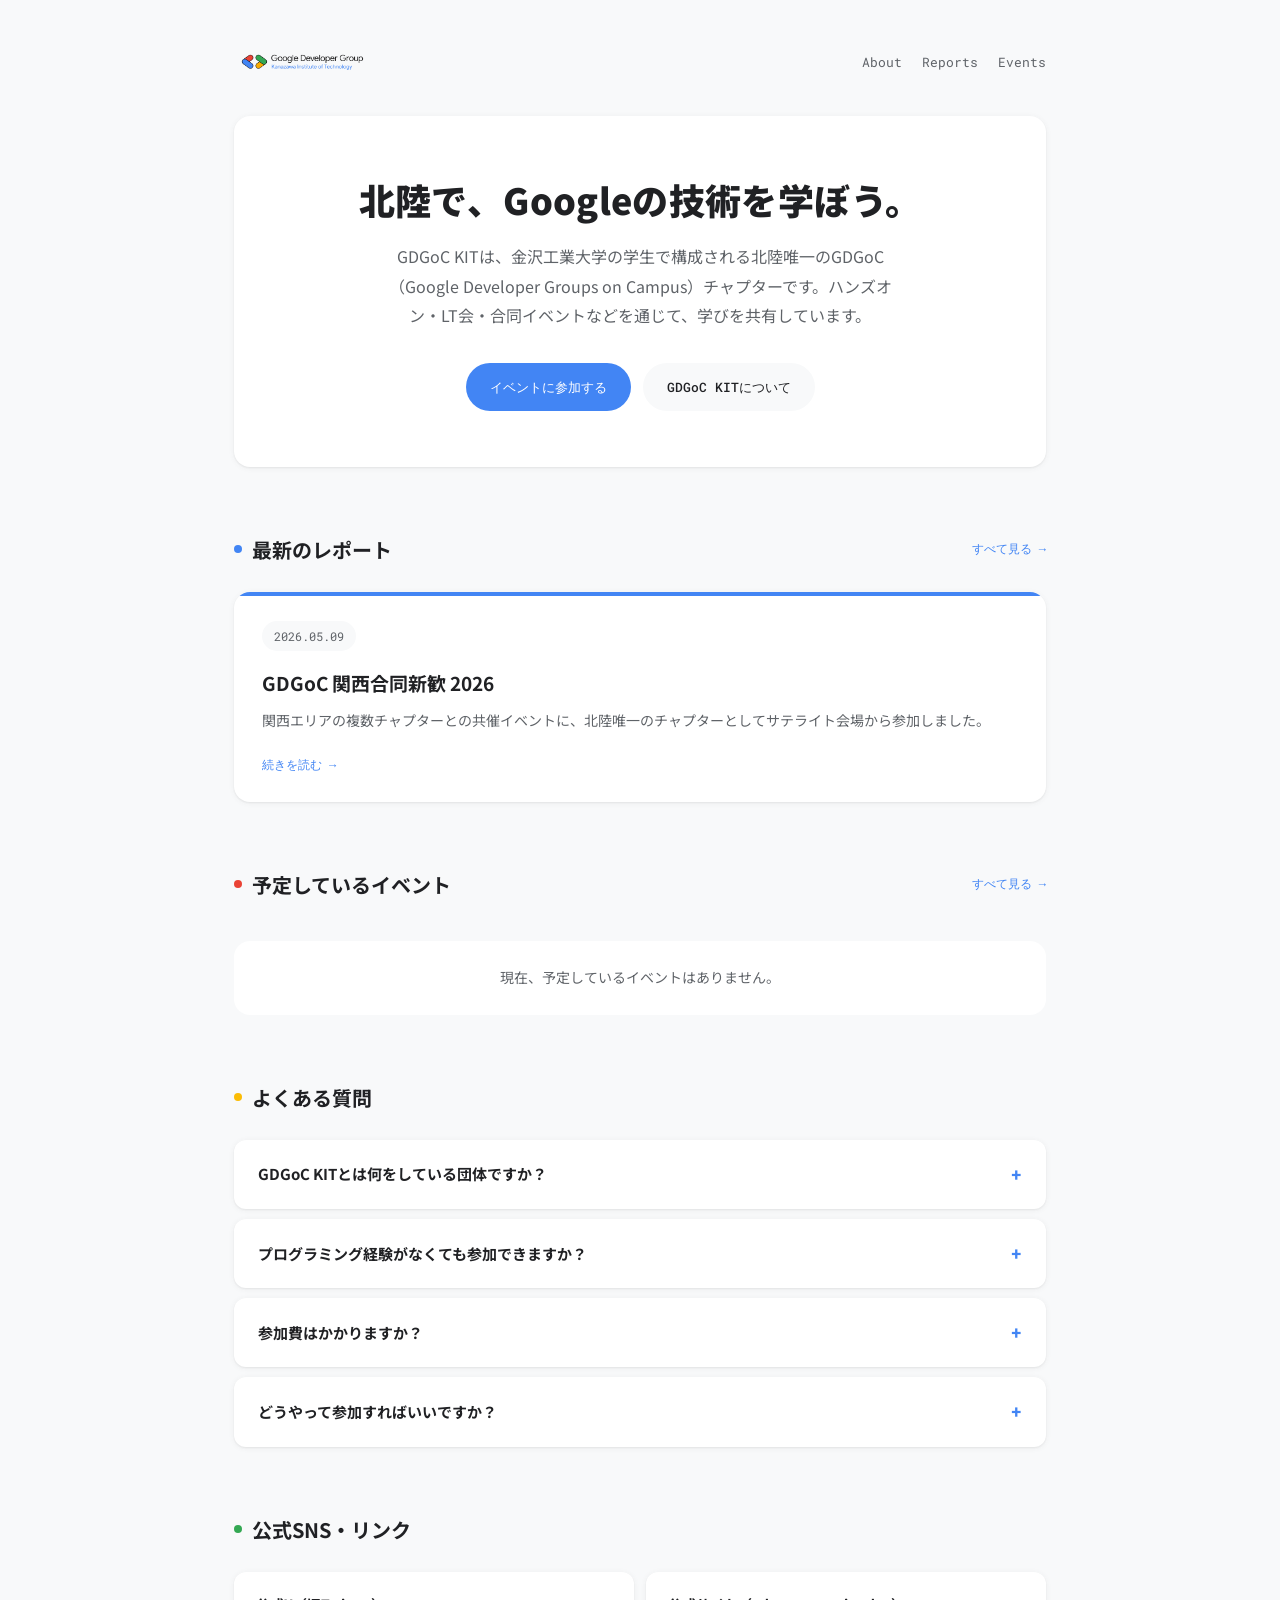
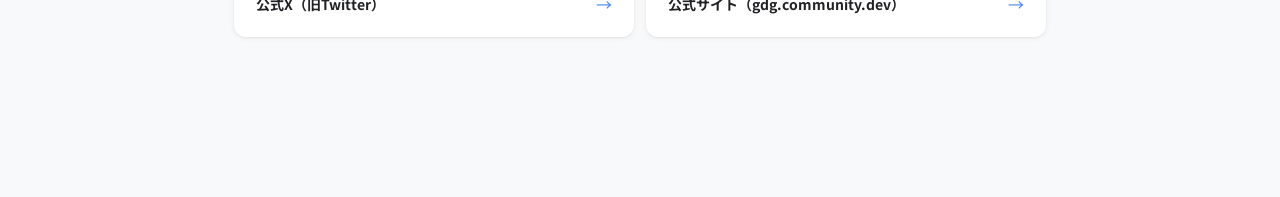
<file: index.html>
<!DOCTYPE html>
<html lang="ja">

<head>
    <meta charset="UTF-8">
    <meta name="viewport" content="width=device-width, initial-scale=1.0">
    <title>GDGoC KIT</title>

    <meta name="description"
        content="GDGoC KITは、金沢工業大学の学生で構成される北陸唯一のGDGoC（Google Developer Groups on Campus）チャプターです。イベントレポートや参加案内をまとめています。">
    <meta name="keywords" content="GDGoC KIT, GDG on Campus, 金沢工業大学, 学生コミュニティ, イベント">

    <meta property="og:type" content="website">
    <meta property="og:locale" content="ja_JP">
    <meta property="og:site_name" content="GDGoC KIT">
    <meta property="og:title" content="GDGoC KIT">
    <meta property="og:description"
        content="GDGoC KITは、金沢工業大学の学生で構成される北陸唯一のGDGoC（Google Developer Groups on Campus）チャプターです。">
    <meta property="og:url" content="https://kit-gdgoc.github.io/">

    <meta name="twitter:card" content="summary_large_image">
    <meta name="twitter:site" content="@kit_gdsc">

    <!--
  ============================================================
  トップページ（index.html）
  ============================================================
  最新レポート・予定イベントは assets/data/reports.json と
  assets/data/events.json から自動でプレビュー表示される。
  このHTMLを直接編集する必要はない。

  FAQ・公式リンクの内容だけ、下の "EDIT: ..." を
    実際の内容に書き換える。

    スタイルは base.css / report-list.css / event-list.css / top.css
    を読み込んでいる（レポート・イベントカードのスタイルを再利用しているため）。
    ============================================================
    -->

    <link rel="preconnect" href="https://fonts.googleapis.com">
    <link
        href="https://fonts.googleapis.com/css2?family=Manrope:wght@500;700;800&family=Noto+Sans+JP:wght@400;500;700;900&family=Roboto+Mono:wght@400;500&display=swap"
        rel="stylesheet">
    <link rel="stylesheet" href="assets/css/base.css">
    <link rel="stylesheet" href="assets/css/report-list.css">
    <link rel="stylesheet" href="assets/css/event-list.css">
    <link rel="stylesheet" href="assets/css/top.css">
</head>

<body>
    <div class="wrap">

        <div class="chapter-bar">
            <img class="logo" src="assets/images/branding/logo.png" alt="GDGoC KIT">
            <nav class="site-nav">
                <a href="about/index.html">About</a>
                <a href="report/index.html">Reports</a>
                <a href="event/index.html">Events</a>
            </nav>
        </div>

        <header class="hero">
            <h1>北陸で、Googleの技術を学ぼう。</h1>
            <p class="lead">
                GDGoC KITは、金沢工業大学の学生で構成される北陸唯一のGDGoC（Google Developer Groups on
                Campus）チャプターです。ハンズオン・LT会・合同イベントなどを通じて、学びを共有しています。
            </p>
            <div class="hero-cta">
                <!-- EDIT: 実際の申し込み先（connpassグループページやDiscordなど）に差し替える -->
                <a class="primary" href="https://connpass.com/" target="_blank" rel="noopener">イベントに参加する</a>
                <a class="secondary" href="about/index.html">GDGoC KITについて</a>
            </div>
        </header>

        <!-- ================= 最新レポート ================= -->
        <section class="top-section">
            <div class="section-head">
                <h2>最新のレポート</h2>
                <a class="more" href="report/index.html">すべて見る →</a>
            </div>
            <ul class="report-list" id="top-report-list"></ul>
            <p id="top-report-empty" class="top-list-empty" hidden>まだレポートがありません。</p>
        </section>

        <!-- ================= 予定イベント ================= -->
        <section class="top-section">
            <div class="section-head">
                <h2>予定しているイベント</h2>
                <a class="more" href="event/index.html">すべて見る →</a>
            </div>
            <ul class="event-list" id="top-event-list"></ul>
            <p id="top-event-empty" class="top-list-empty" hidden>現在、予定しているイベントはありません。</p>
        </section>

        <!-- ================= FAQ ================= -->
        <section class="top-section">
            <div class="section-head">
                <h2>よくある質問</h2>
            </div>
            <div class="faq-list">
                <!-- EDIT: 実際の内容に差し替える。details/summaryなのでJS不要で開閉する -->
                <details class="faq-item">
                    <summary>GDGoC KITとは何をしている団体ですか？</summary>
                    <p>Googleの技術に興味がある金沢工業大学の学生が集まり、ハンズオンやLT会、他大学との合同イベントなどを開催しているコミュニティです。詳しくは「About」ページをご覧ください。</p>
                </details>
                <details class="faq-item">
                    <summary>プログラミング経験がなくても参加できますか？</summary>
                    <p>問題ありません。初心者向けのハンズオンやLT会も定期的に開催しています。</p>
                </details>
                <details class="faq-item">
                    <summary>参加費はかかりますか？</summary>
                    <p><!-- EDIT: 実際の情報に差し替える -->基本的に無料です。イベントによって異なる場合があるので、各イベントの案内ページをご確認ください。</p>
                </details>
                <details class="faq-item">
                    <summary>どうやって参加すればいいですか？</summary>
                    <p><!-- EDIT: 実際の情報に差し替える -->各イベントのconnpassページから申し込むか、公式Xをフォローして最新情報をチェックしてください。</p>
                </details>
            </div>
        </section>

        <!-- ================= 公式SNS・リンク ================= -->
        <section class="top-section">
            <div class="section-head">
                <h2>公式SNS・リンク</h2>
            </div>
            <div class="link-grid">
                <a href="https://x.com/kit_gdsc" target="_blank" rel="noopener">
                    <span class="ll-label">公式X（旧Twitter）</span>
                    <span class="ll-arrow">→</span>
                </a>
                <a href="https://gdg.community.dev/gdg-on-campus-kanazawa-institute-of-technology-ishikawa-japan/"
                    target="_blank" rel="noopener">
                    <span class="ll-label">公式サイト（gdg.community.dev）</span>
                    <span class="ll-arrow">→</span>
                </a>
                <!-- EDIT: Discordなど他のリンクがあれば追加する -->
            </div>
        </section>

    </div>

    <script src="assets/js/top.js"></script>
</body>

</html>
</file>
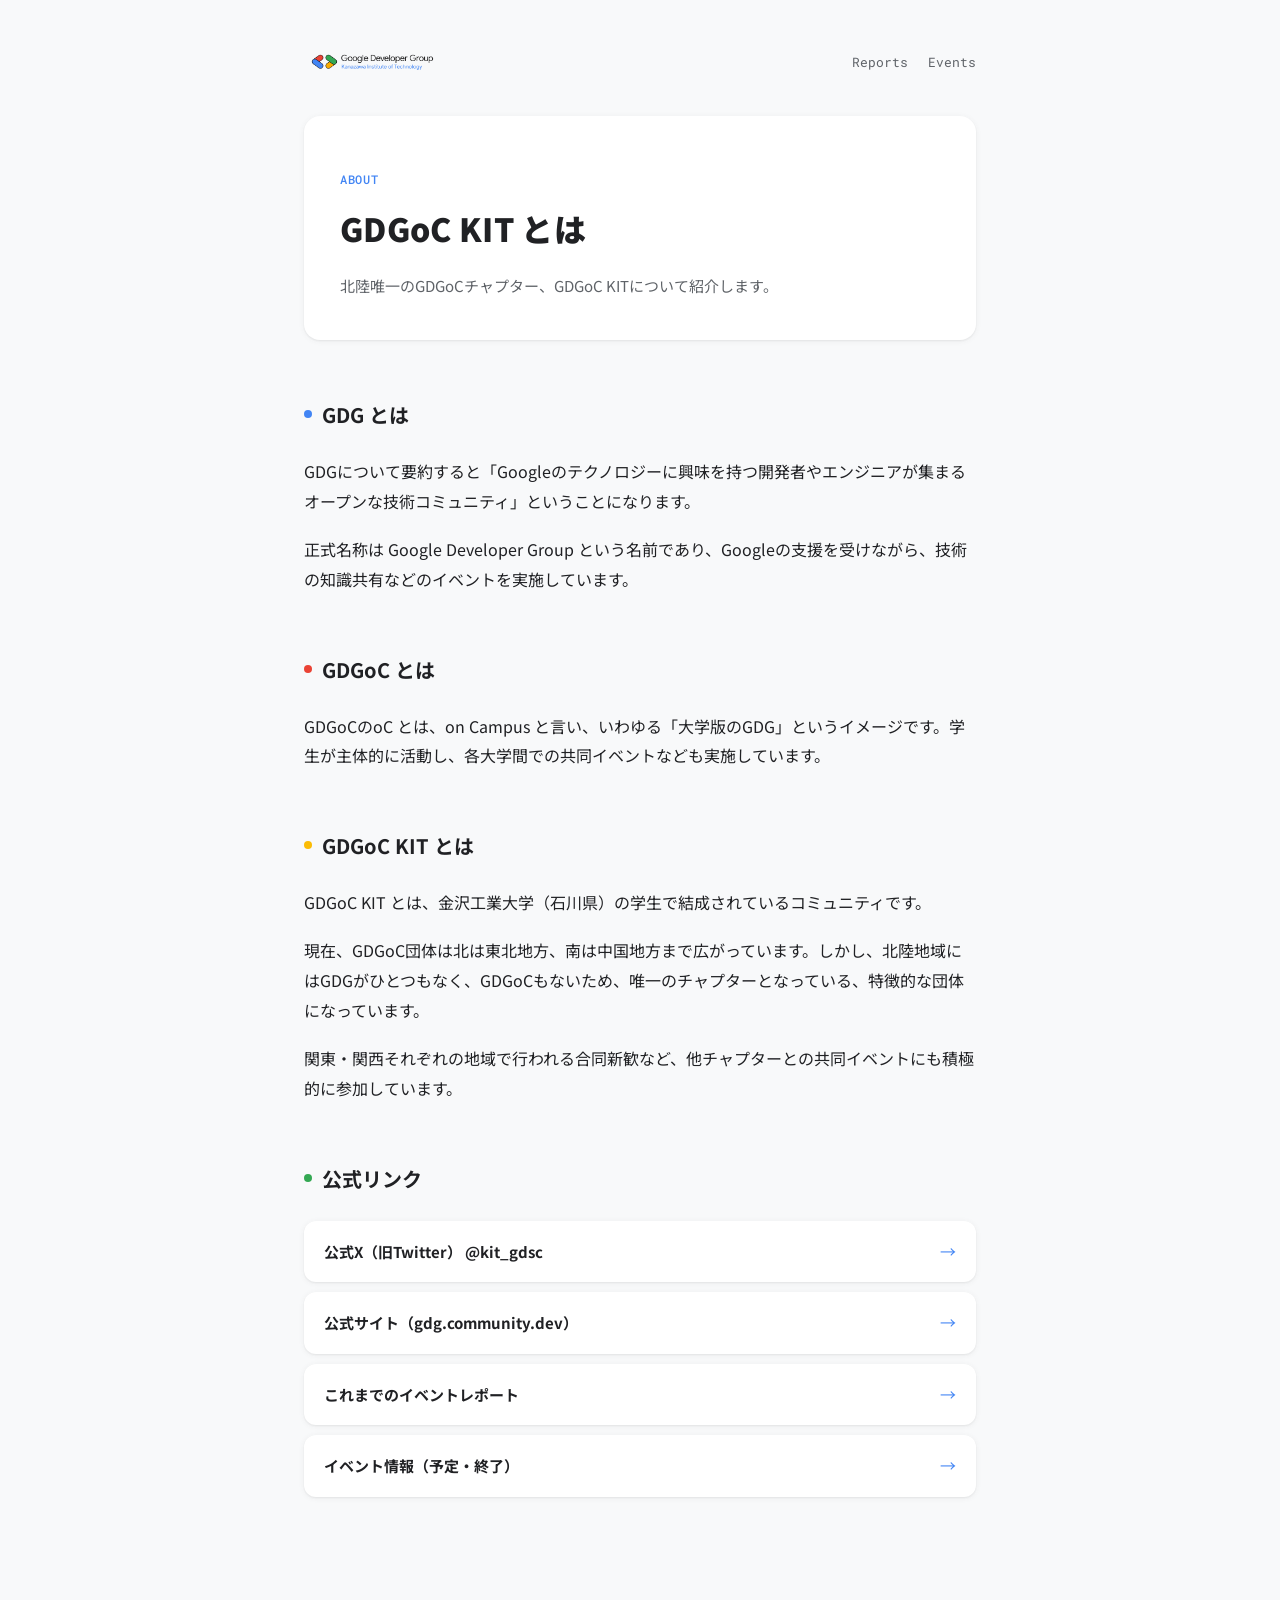
<file: about/index.html>
<!DOCTYPE html>
<html lang="ja">

<head>
    <meta charset="UTF-8">
    <meta name="viewport" content="width=device-width, initial-scale=1.0">
    <title>About GDGoC KIT | GDGoC KIT</title>

    <meta name="description" content="GDGoC KITとは何か、GDG・GDGoCとの関係、金沢工業大学のチャプターとしての特徴を紹介するページです。">
    <meta name="keywords" content="GDGoC KIT, GDG on Campus, GDG, 金沢工業大学, 学生コミュニティ">

    <meta property="og:type" content="website">
    <meta property="og:locale" content="ja_JP">
    <meta property="og:site_name" content="GDGoC KIT">
    <meta property="og:title" content="About GDGoC KIT | GDGoC KIT">
    <meta property="og:description" content="GDGoC KITとは何か、GDG・GDGoCとの関係、金沢工業大学のチャプターとしての特徴を紹介するページです。">
    <meta property="og:url" content="https://kit-gdgoc.github.io/about/">

    <meta name="twitter:card" content="summary_large_image">
    <meta name="twitter:site" content="@kit_gdsc">

    <!--
  ============================================================
  About ページ（about/index.html）
  ============================================================
  GDG → GDGoC → GDGoC KIT の説明をまとめたページ。
  内容は report/20260509.html の「はじめに」で書いた説明を
  ベースに、独立したページ用に整理したもの。

  スタイルは共通CSS（assets/css/）を読み込んでいる。
  デザインを変えたいときは assets/css/base.css（全ページ共通）
  または assets/css/about.css（このページ専用）を編集する。
  ============================================================
-->

    <link rel="preconnect" href="https://fonts.googleapis.com">
    <link
        href="https://fonts.googleapis.com/css2?family=Manrope:wght@500;700;800&family=Noto+Sans+JP:wght@400;500;700;900&family=Roboto+Mono:wght@400;500&display=swap"
        rel="stylesheet">
    <link rel="stylesheet" href="../assets/css/base.css">
    <link rel="stylesheet" href="../assets/css/about.css">
</head>

<body>
    <div class="wrap">

        <div class="chapter-bar">
            <a class="logo-link" href="../index.html" aria-label="トップページへ戻る">
                <img class="logo" src="../assets/images/branding/logo.png" alt="GDGoC KIT">
            </a>
            <nav class="site-nav">
                <a href="../report/index.html">Reports</a>
                <a href="../event/index.html">Events</a>
            </nav>
        </div>

        <header class="hero">
            <p class="eyebrow">ABOUT</p>
            <h1>GDGoC KIT とは</h1>
            <p class="lead">
                北陸唯一のGDGoCチャプター、GDGoC KITについて紹介します。
            </p>
        </header>

        <!-- ================= GDG とは ================= -->
        <section id="gdg">
            <h2>GDG とは</h2>
            <p>
                GDGについて要約すると「Googleのテクノロジーに興味を持つ開発者やエンジニアが集まるオープンな技術コミュニティ」ということになります。
            </p>
            <p>
                正式名称は Google Developer Group という名前であり、Googleの支援を受けながら、技術の知識共有などのイベントを実施しています。
            </p>
        </section>

        <!-- ================= GDGoC とは ================= -->
        <section id="gdgoc">
            <h2>GDGoC とは</h2>
            <p>
                GDGoCのoC とは、on Campus と言い、いわゆる「大学版のGDG」というイメージです。学生が主体的に活動し、各大学間での共同イベントなども実施しています。
            </p>
        </section>

        <!-- ================= GDGoC KIT とは ================= -->
        <section id="kit">
            <h2>GDGoC KIT とは</h2>
            <p>
                GDGoC KIT とは、金沢工業大学（石川県）の学生で結成されているコミュニティです。
            </p>
            <p>
                現在、GDGoC団体は北は東北地方、南は中国地方まで広がっています。しかし、北陸地域にはGDGがひとつもなく、GDGoCもないため、唯一のチャプターとなっている、特徴的な団体になっています。
            </p>
            <p>
                関東・関西それぞれの地域で行われる合同新歓など、他チャプターとの共同イベントにも積極的に参加しています。
            </p>
        </section>

        <!-- ================= 公式リンク ================= -->
        <section id="links">
            <h2>公式リンク</h2>
            <ul class="info-links">
                <li>
                    <a href="https://x.com/kit_gdsc" target="_blank" rel="noopener">
                        <span class="il-label">公式X（旧Twitter） @kit_gdsc</span>
                        <span class="il-arrow">→</span>
                    </a>
                </li>
                <li>
                    <a href="https://gdg.community.dev/gdg-on-campus-kanazawa-institute-of-technology-ishikawa-japan/"
                        target="_blank" rel="noopener">
                        <span class="il-label">公式サイト（gdg.community.dev）</span>
                        <span class="il-arrow">→</span>
                    </a>
                </li>
                <li>
                    <a href="../report/index.html">
                        <span class="il-label">これまでのイベントレポート</span>
                        <span class="il-arrow">→</span>
                    </a>
                </li>
                <li>
                    <a href="../event/index.html">
                        <span class="il-label">イベント情報（予定・終了）</span>
                        <span class="il-arrow">→</span>
                    </a>
                </li>
            </ul>
        </section>

    </div>
</body>

</html>
</file>
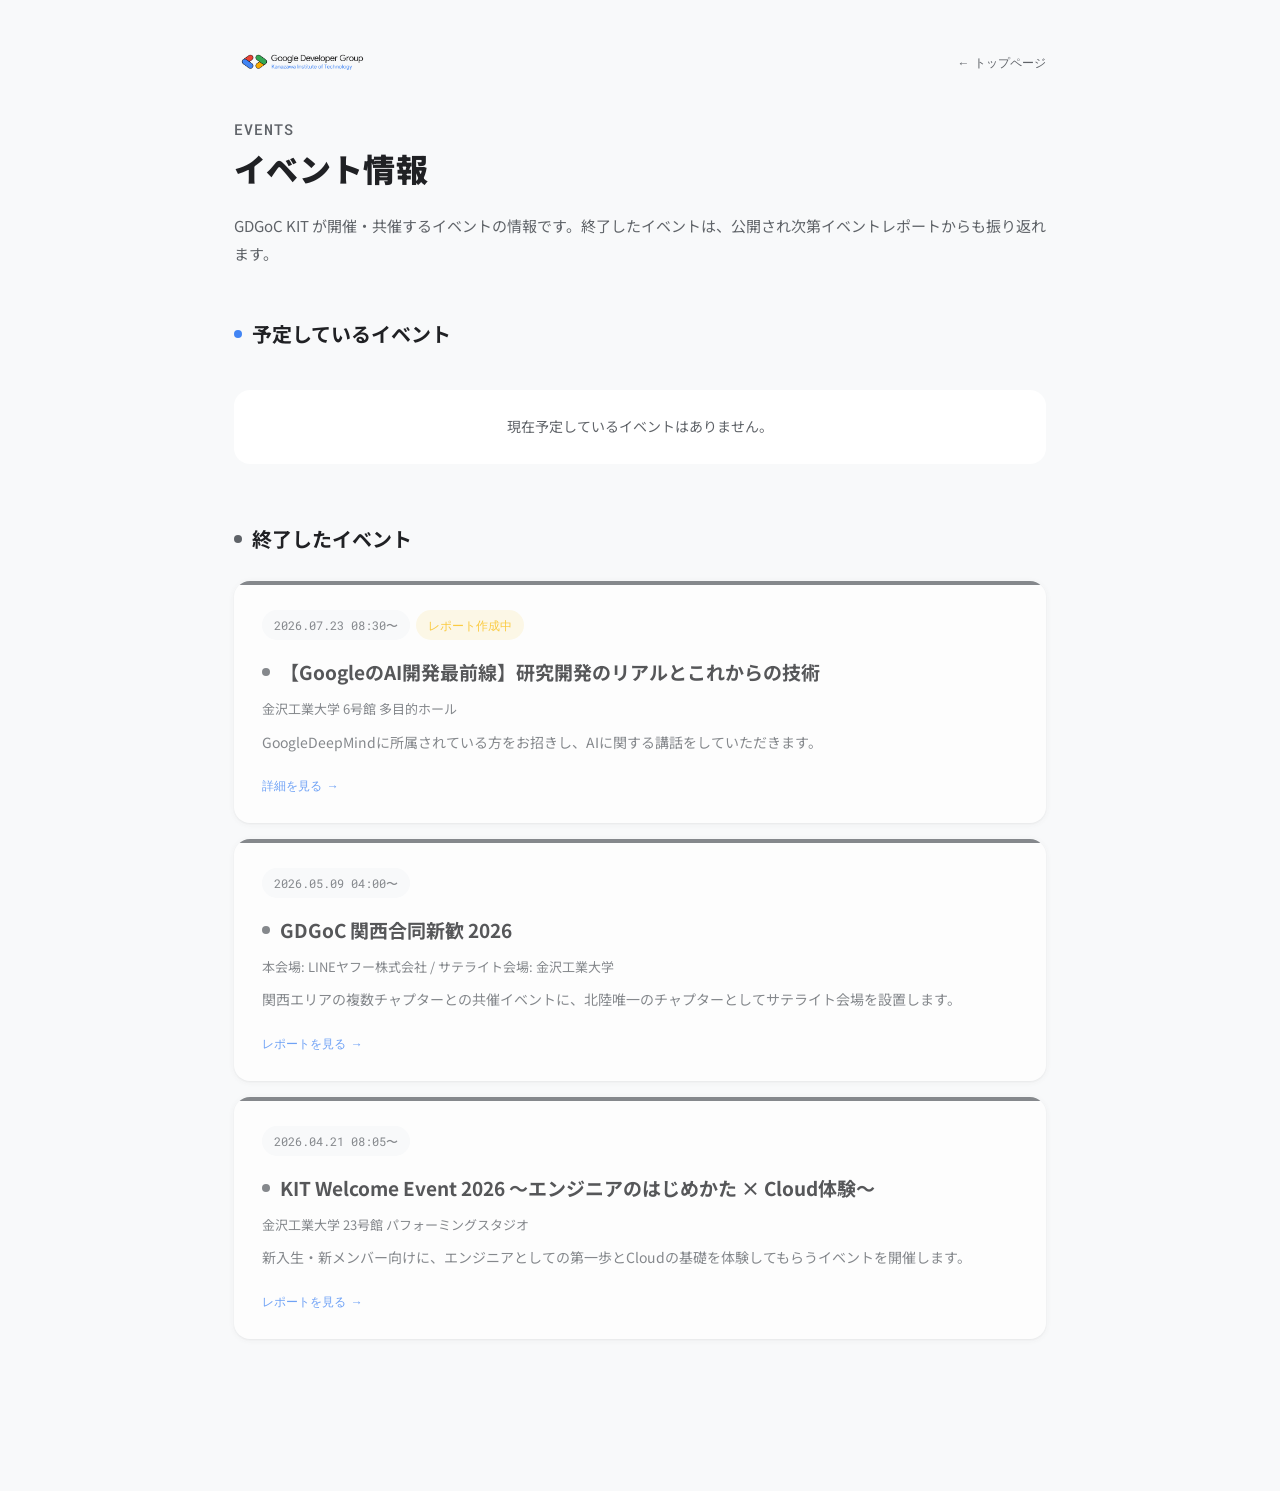
<file: event/index.html>
<!DOCTYPE html>
<html lang="ja">

<head>
    <meta charset="UTF-8">
    <meta name="viewport" content="width=device-width, initial-scale=1.0">
    <title>イベント情報 | GDGoC KIT</title>

    <!--
  ============================================================
  イベント情報ページ（event/index.html）
  ============================================================
  使い方:
  1. 新しいイベントを追加したら、このHTMLは編集しない。
     代わりに assets/data/events.json に1件分のエントリを追加する。
     （title / start / end / venue / excerpt / href / reportHref）
  2. 終了しているかどうかは end（無ければstart）と現在時刻を
     JS側で比較し、「予定しているイベント」「終了したイベント」に
     自動で振り分けて描画する（HTML/CSS側は変更不要）
  3. 終了したイベントは reportHref があればイベントレポートへのリンクに、
     無ければ「レポート作成中」バッジが表示される

  スタイルは共通CSS（assets/css/）を読み込んでいる。
  デザインを変えたいときは assets/css/base.css（全ページ共通）
  または assets/css/event-list.css（このページ専用）を編集する。
  ============================================================
-->

    <link rel="preconnect" href="https://fonts.googleapis.com">
    <link
        href="https://fonts.googleapis.com/css2?family=Manrope:wght@500;700;800&family=Noto+Sans+JP:wght@400;500;700;900&family=Roboto+Mono:wght@400;500&display=swap"
        rel="stylesheet">
    <link rel="stylesheet" href="../assets/css/base.css">
    <link rel="stylesheet" href="../assets/css/event-list.css">
</head>

<body>
    <div class="wrap">

        <div class="chapter-bar">
            <img class="logo" src="../assets/images/branding/logo.png" alt="GDGoC KIT">
            <a class="back" href="../index.html">← トップページ</a>
        </div>

        <header class="page-head">
            <p class="eyebrow">EVENTS</p>
            <h1>イベント情報</h1>
            <p>GDGoC KIT が開催・共催するイベントの情報です。終了したイベントは、公開され次第イベントレポートからも振り返れます。</p>
        </header>

        <!-- assets/data/events.json の内容をJSで読み込んで、ここに<li>を生成する -->
        <section class="event-section">
            <h2>予定しているイベント</h2>
            <ul class="event-list" id="upcoming-list"></ul>
            <p id="upcoming-empty" class="event-list-empty" hidden>
                現在予定しているイベントはありません。
            </p>
        </section>

        <section class="event-section is-ended">
            <h2>終了したイベント</h2>
            <ul class="event-list" id="ended-list"></ul>
            <p id="ended-empty" class="event-list-empty" hidden>
                終了したイベントはまだありません。
            </p>
        </section>

    </div>

    <script src="../assets/js/event-list.js"></script>
</body>

</html>
</file>
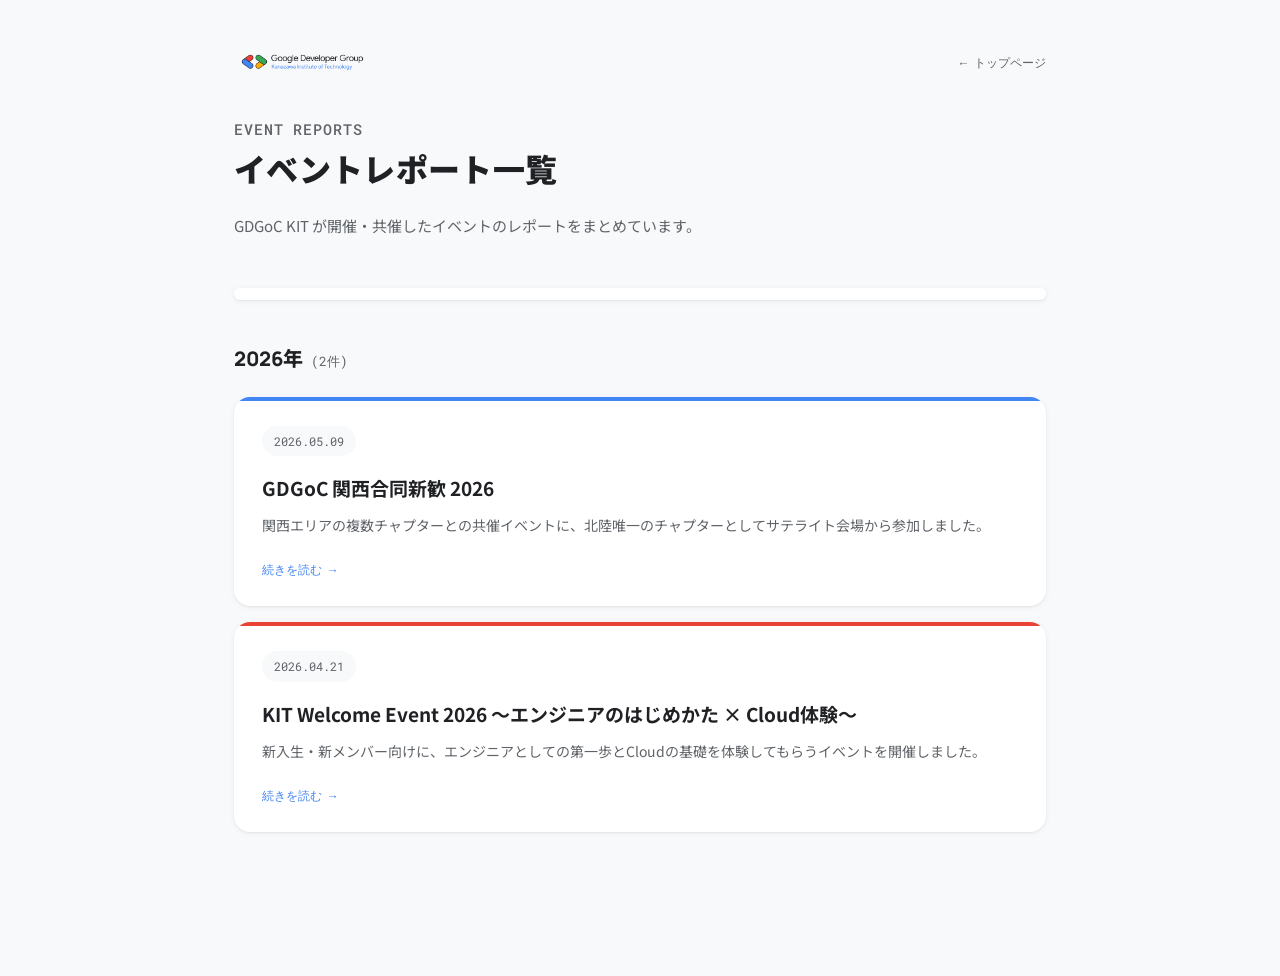
<file: report/index.html>
<!DOCTYPE html>
<html lang="ja">

<head>
    <meta charset="UTF-8">
    <meta name="viewport" content="width=device-width, initial-scale=1.0">
    <title>イベントレポート一覧 | GDGoC KIT</title>

    <!--
  ============================================================
  レポート一覧ページ（report/index.html）
  ============================================================
  使い方:
  1. 新しいレポートを作ったら、このHTMLは編集しない。
     代わりに assets/data/reports.json に1件分のエントリを追加する。
     （date / href / title / excerpt の4つ）
     例:
     {
       "date": "20260509",
       "href": "20260509.html",
       "title": "イベント名を入れる",
       "excerpt": "イベントの概要を1〜2文で入れる。"
     }
  2. 並び順はJS側でdateの新しい順に自動ソートされるので、
     JSON内での追加位置は気にしなくてよい（配列の末尾に足せばよい）
  3. カード上部の4色ラインも自動でローテーションする（HTML/CSS側は変更不要）
  4. 年ごとのグループ分け・クイックナビ（年が2つ以上あるときだけ表示）も
     JS側でdateの年から自動生成される（HTML/CSS側は変更不要）

  スタイルは共通CSS（assets/css/）を読み込んでいる。
  デザインを変えたいときは assets/css/base.css（全ページ共通）
  または assets/css/report-list.css（このページ専用）を編集する。
  ============================================================
-->

    <link rel="preconnect" href="https://fonts.googleapis.com">
    <link
        href="https://fonts.googleapis.com/css2?family=Manrope:wght@500;700;800&family=Noto+Sans+JP:wght@400;500;700;900&family=Roboto+Mono:wght@400;500&display=swap"
        rel="stylesheet">
    <link rel="stylesheet" href="../assets/css/base.css">
    <link rel="stylesheet" href="../assets/css/report-list.css">
</head>

<body>
    <div class="wrap">

        <div class="chapter-bar">
            <img class="logo" src="../assets/images/branding/logo.png" alt="GDGoC KIT">
            <a class="back" href="../index.html">← トップページ</a>
        </div>

        <header class="page-head">
            <p class="eyebrow">EVENT REPORTS</p>
            <h1>イベントレポート一覧</h1>
            <p>GDGoC KIT が開催・共催したイベントのレポートをまとめています。</p>
        </header>

        <!-- 年クイックナビ。年が2つ以上あるときだけJS側でhiddenが外れて表示される -->
        <nav class="year-nav" id="year-nav" aria-label="年で絞り込む" hidden></nav>

        <!-- assets/data/reports.json の内容をJSで読み込んで、年ごとの<section>を生成する -->
        <div id="report-groups"></div>

        <p id="report-list-empty" class="report-list-empty" hidden>
            まだレポートがありません。
        </p>

    </div>

    <script src="../assets/js/report-list.js"></script>
</body>

</html>
</file>
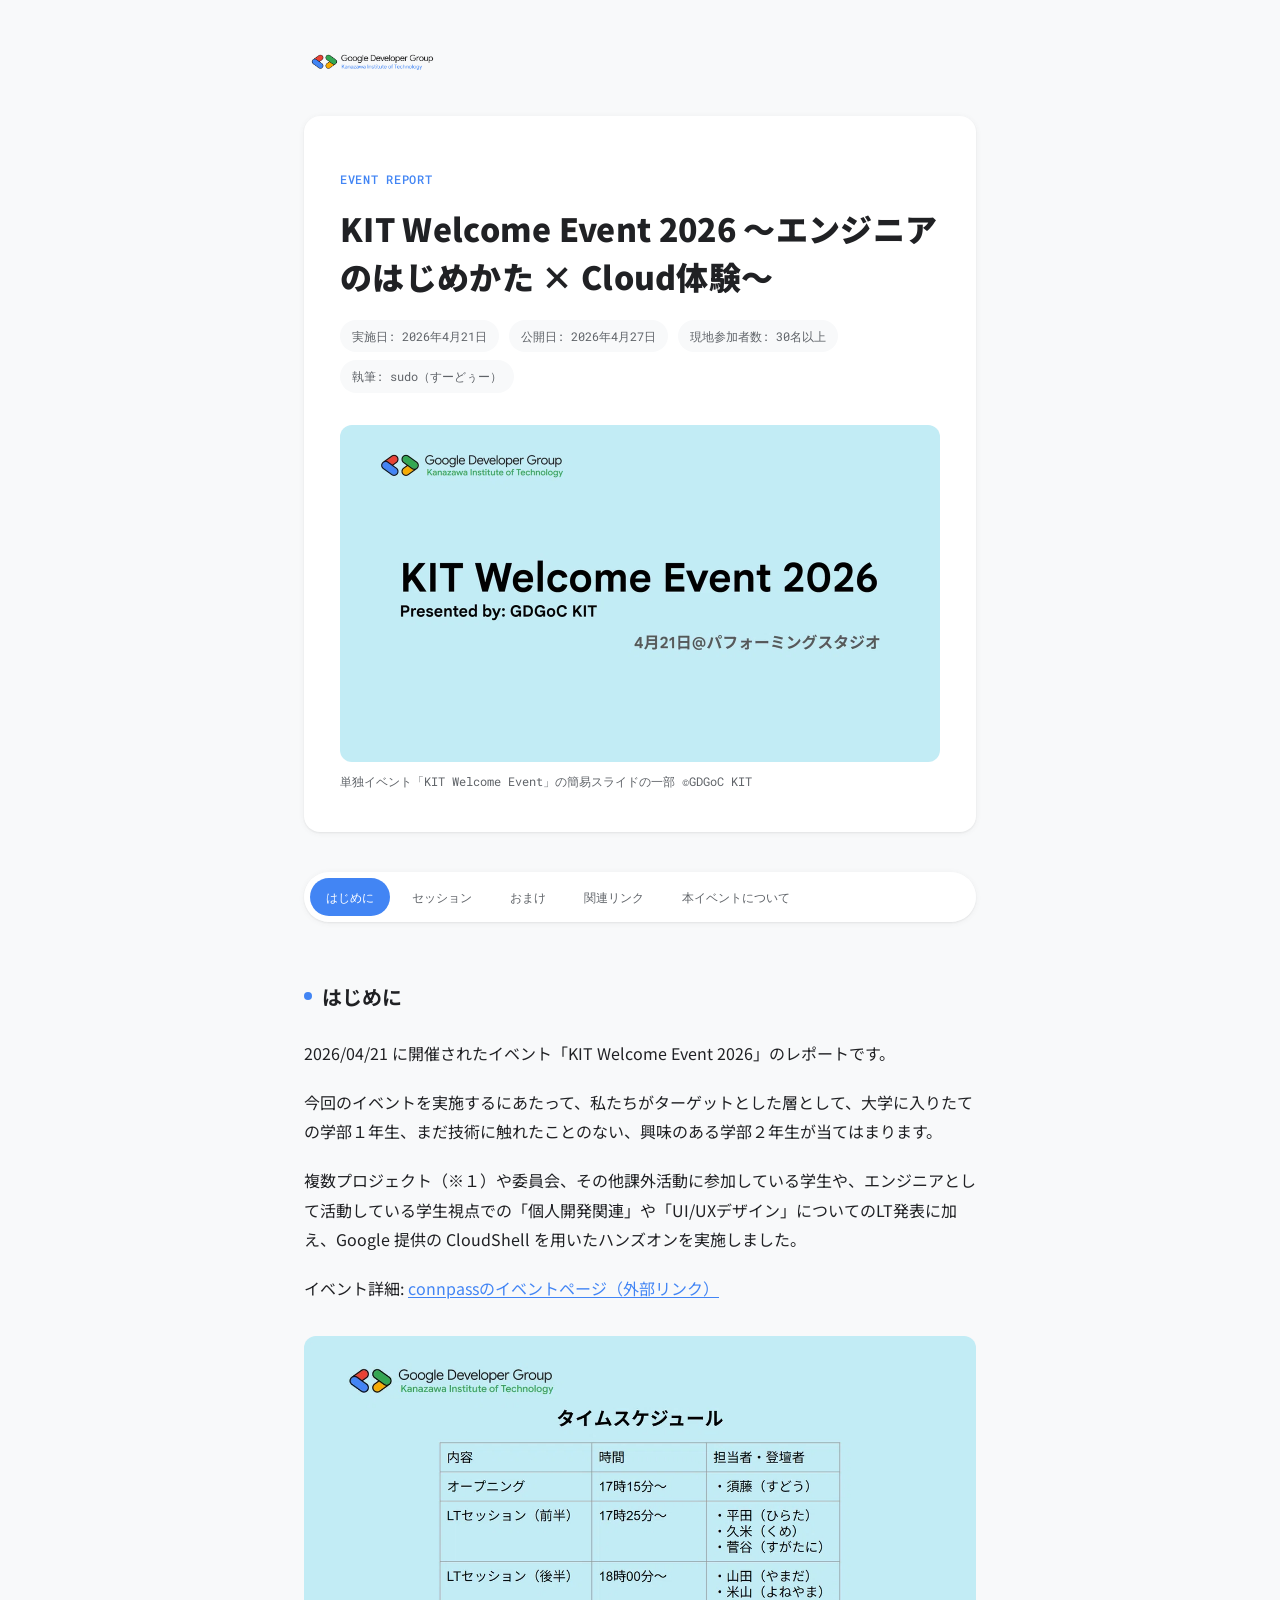
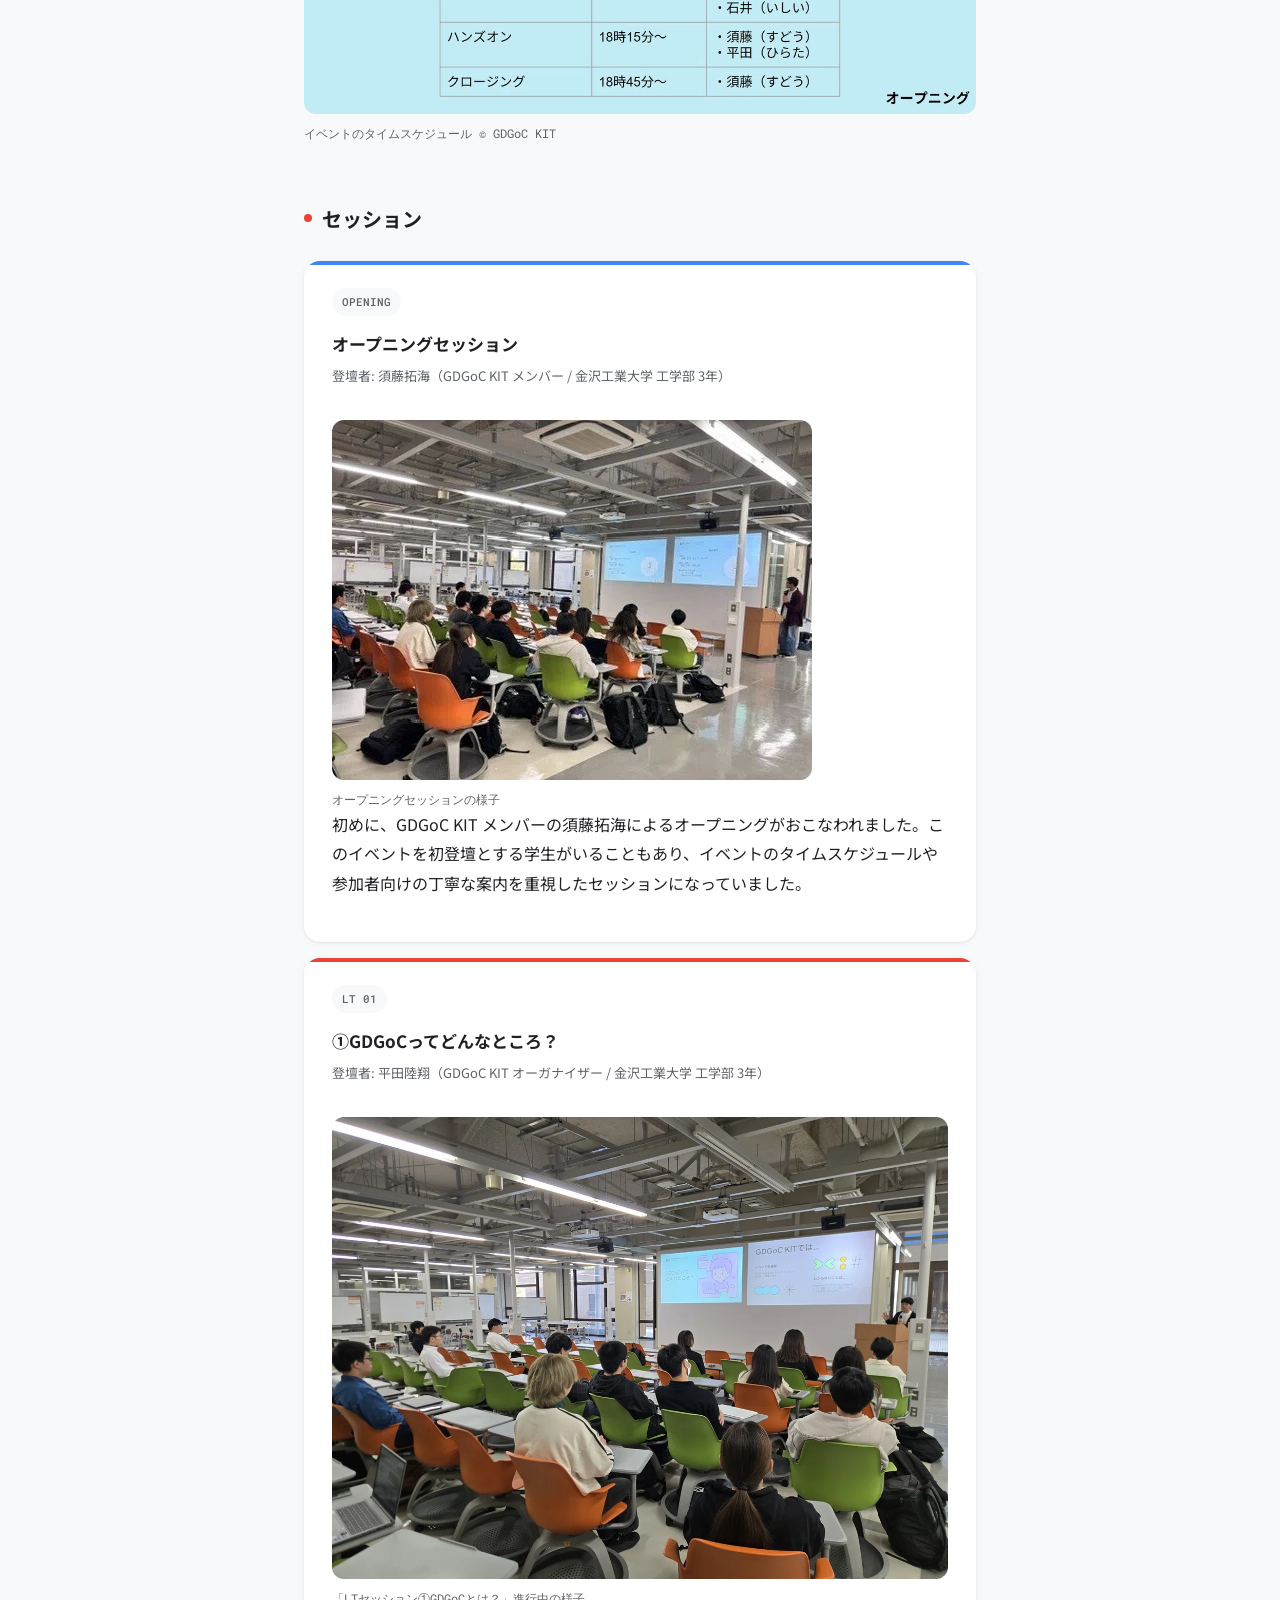
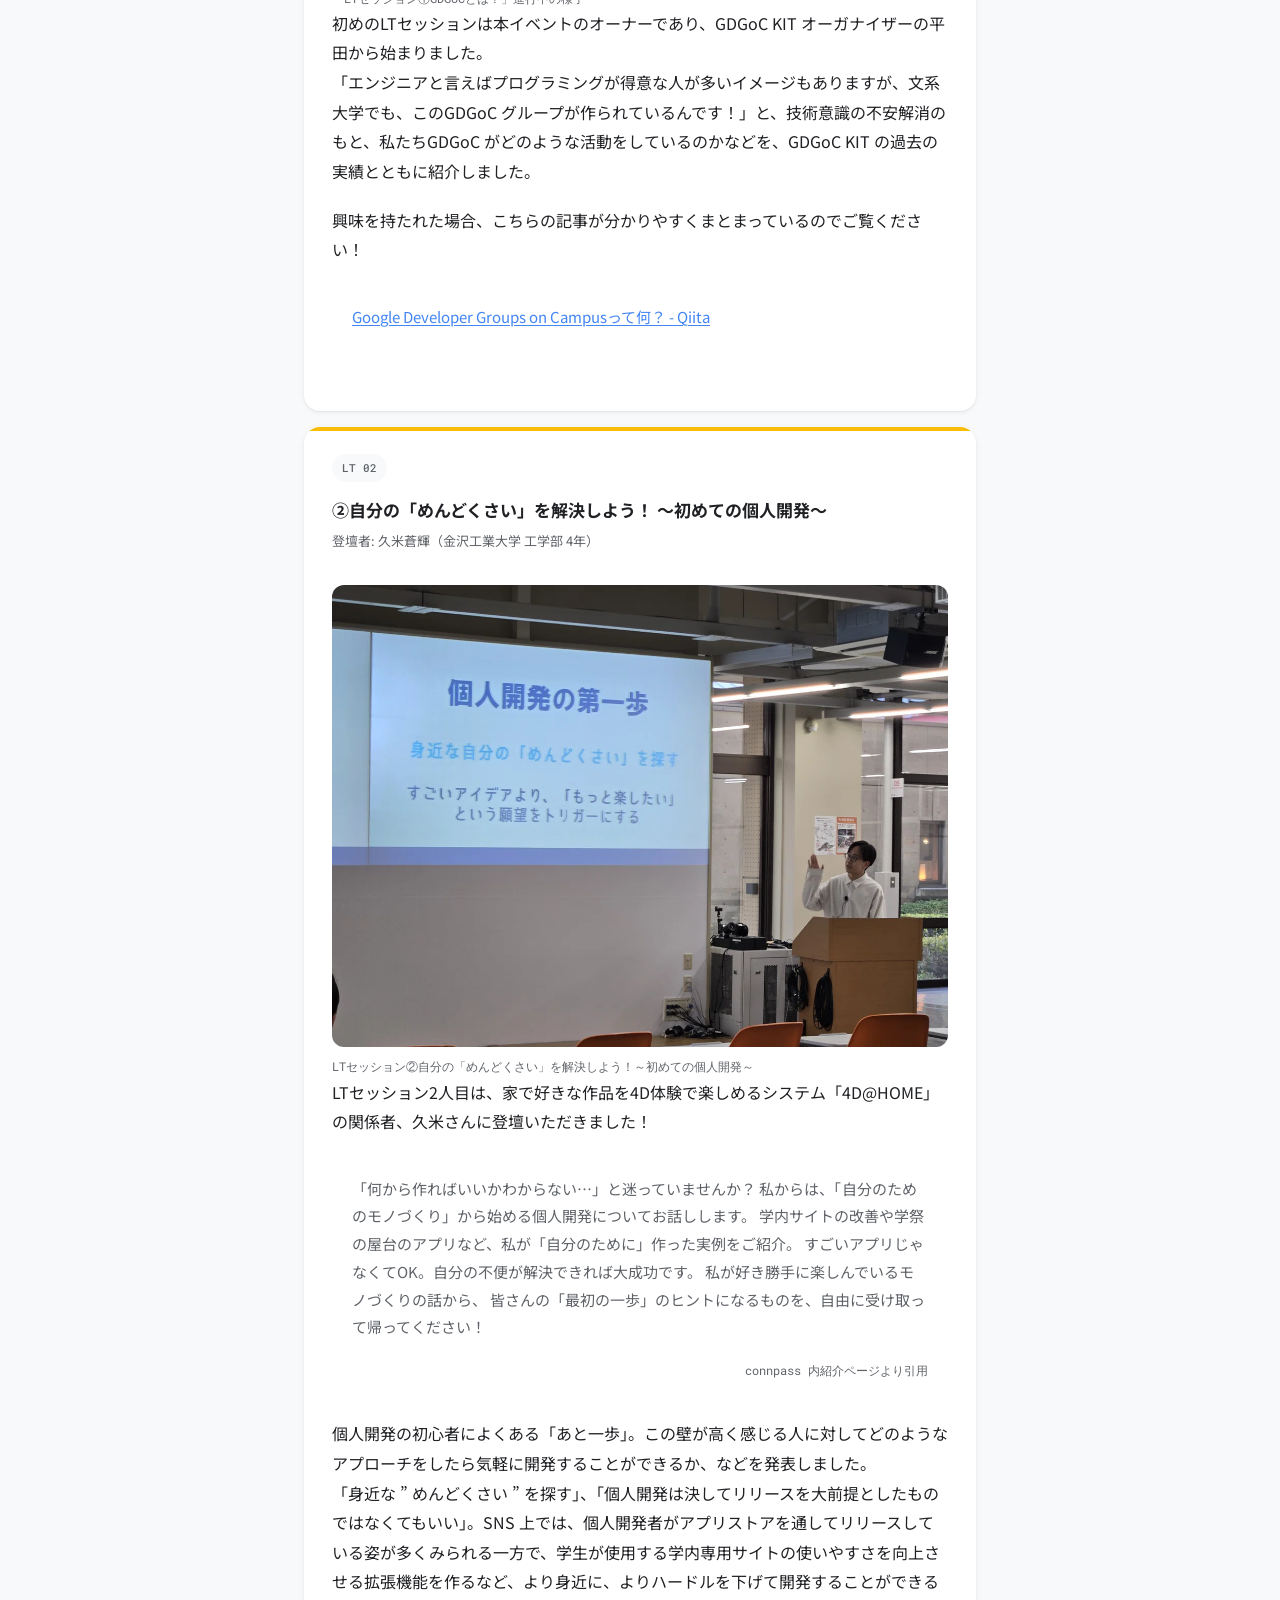
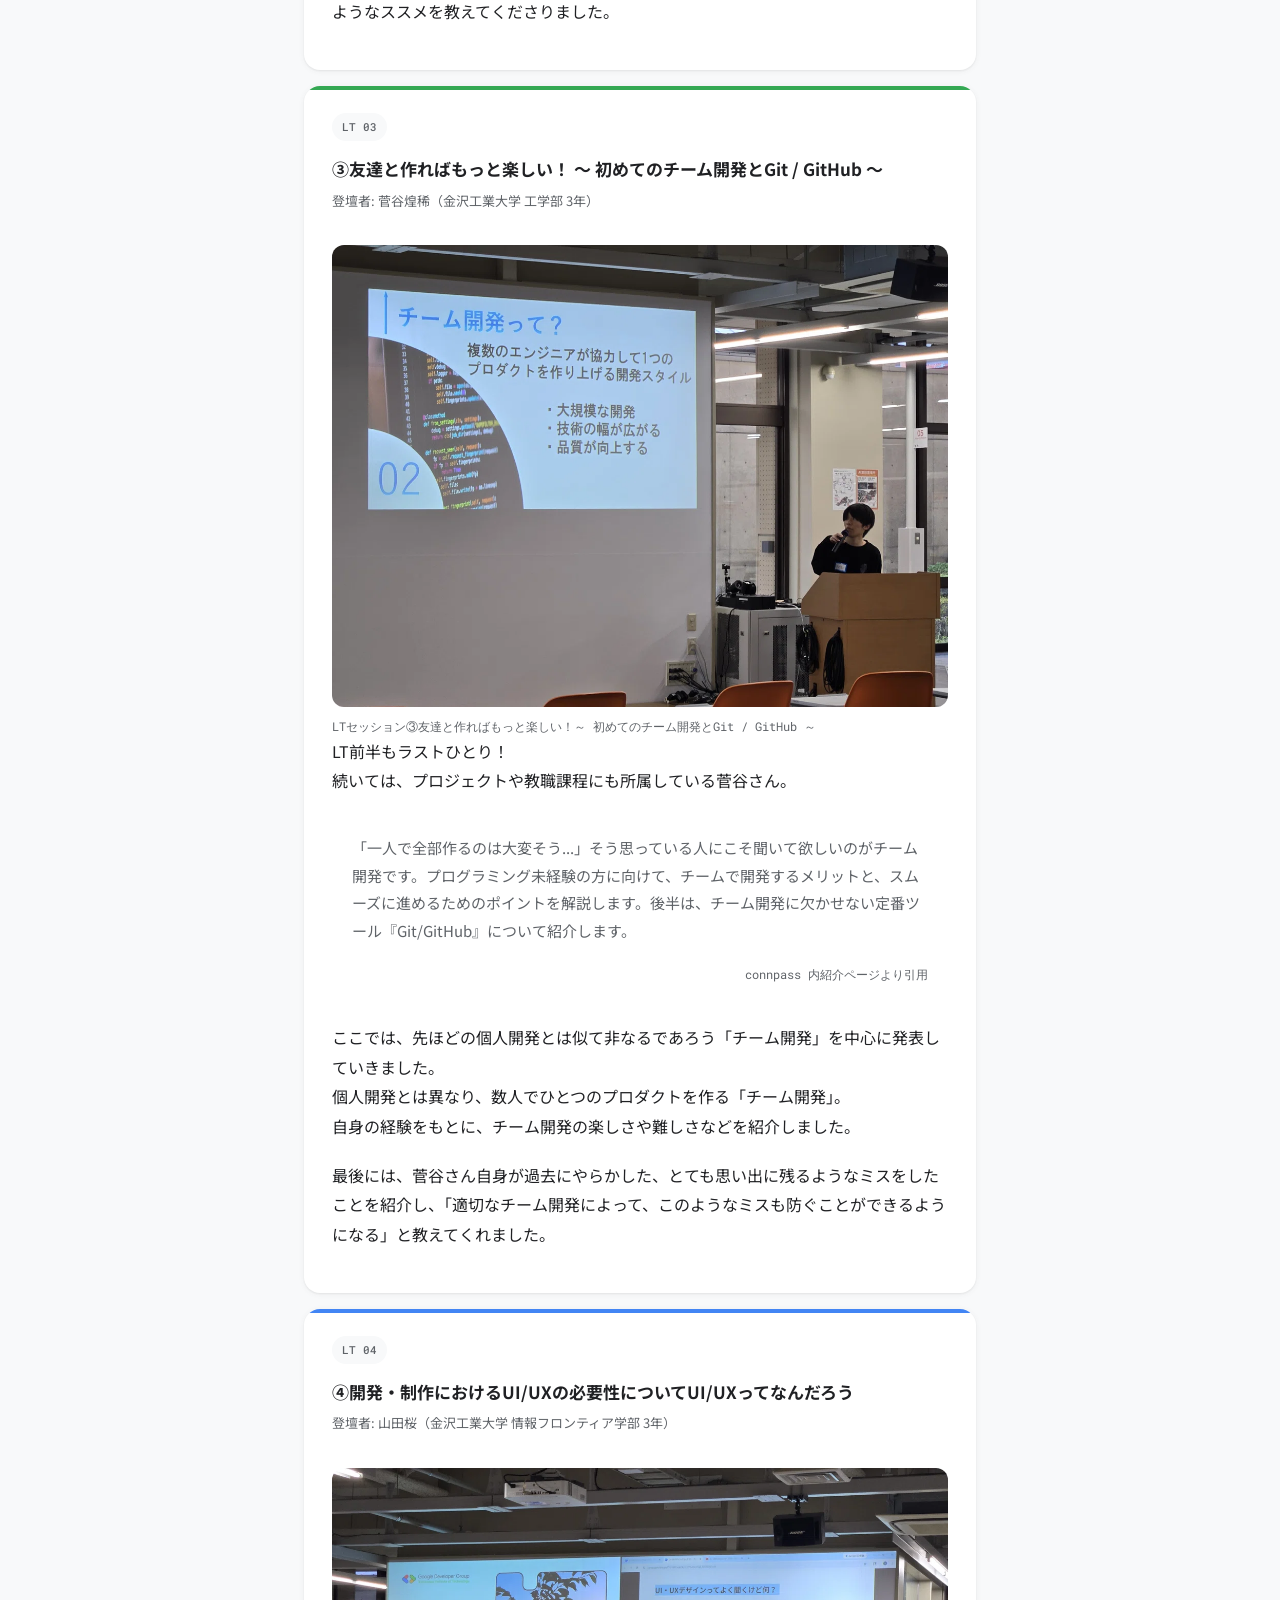
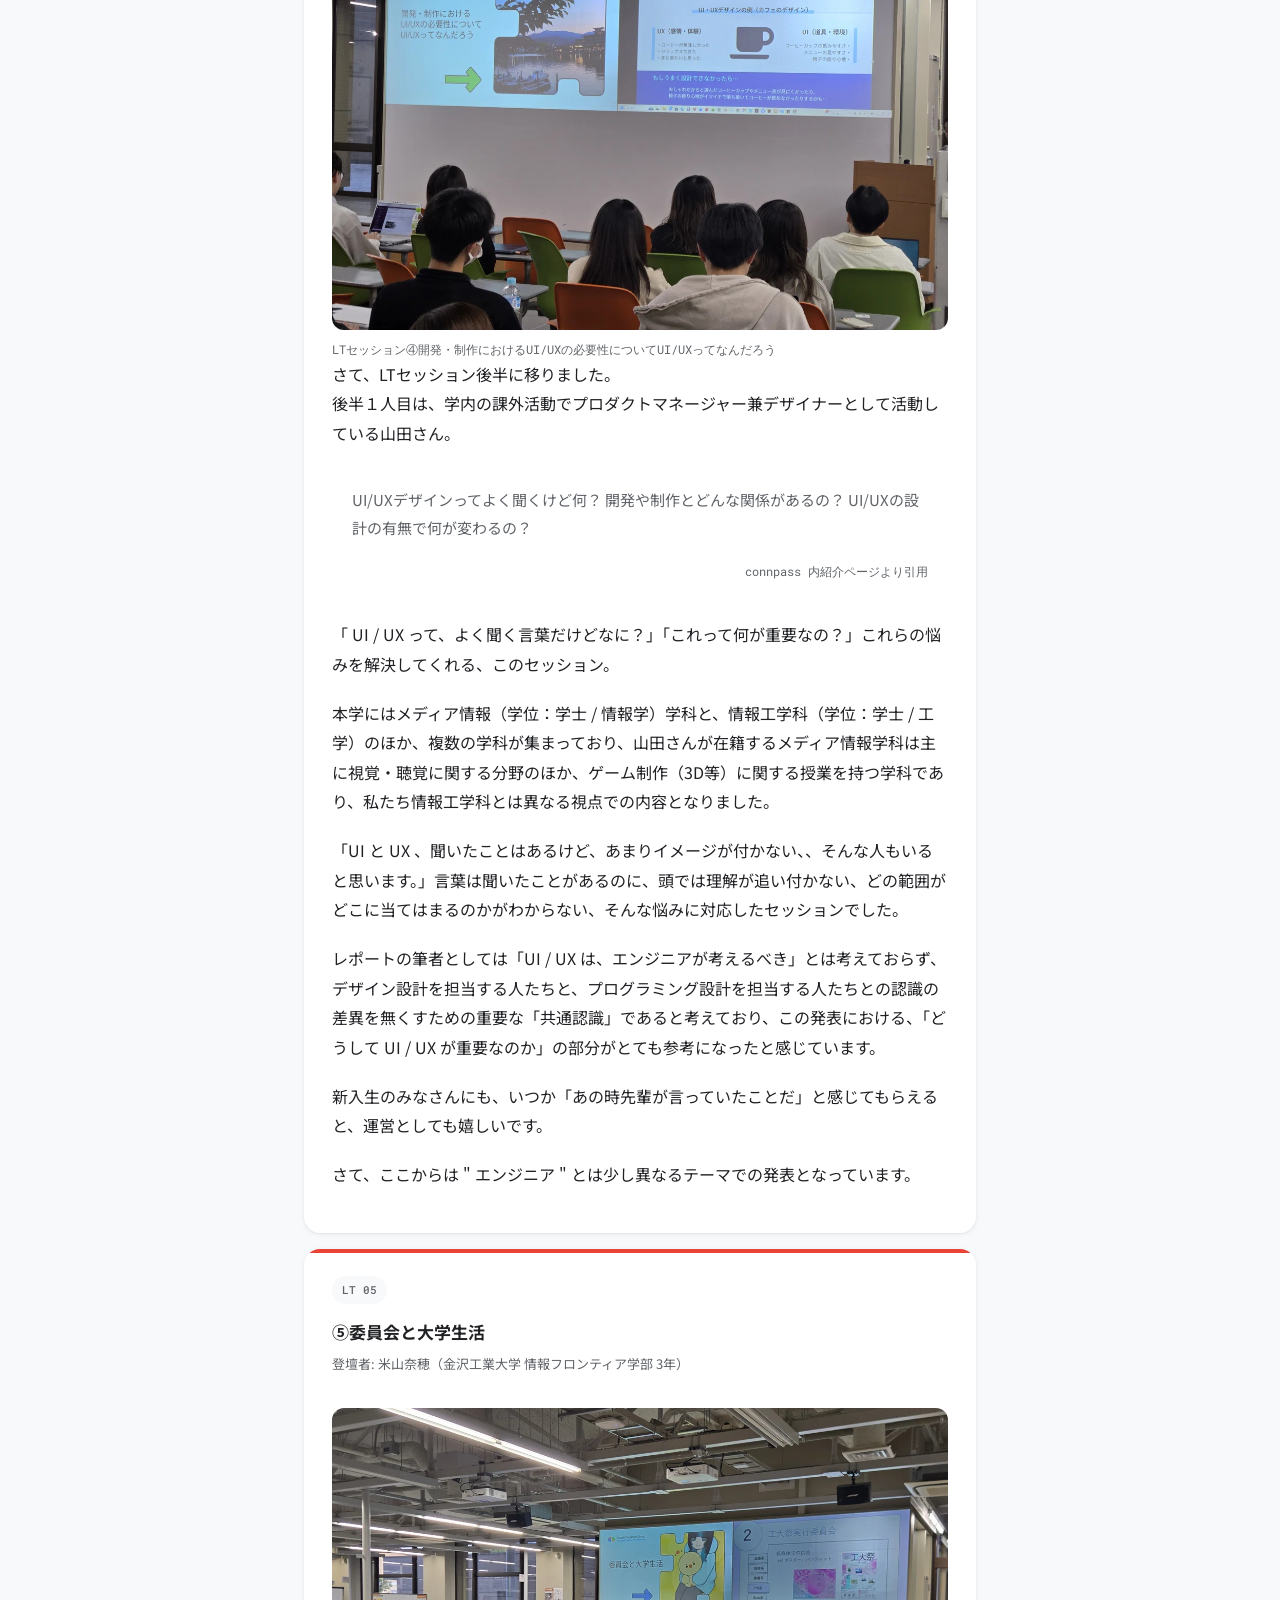
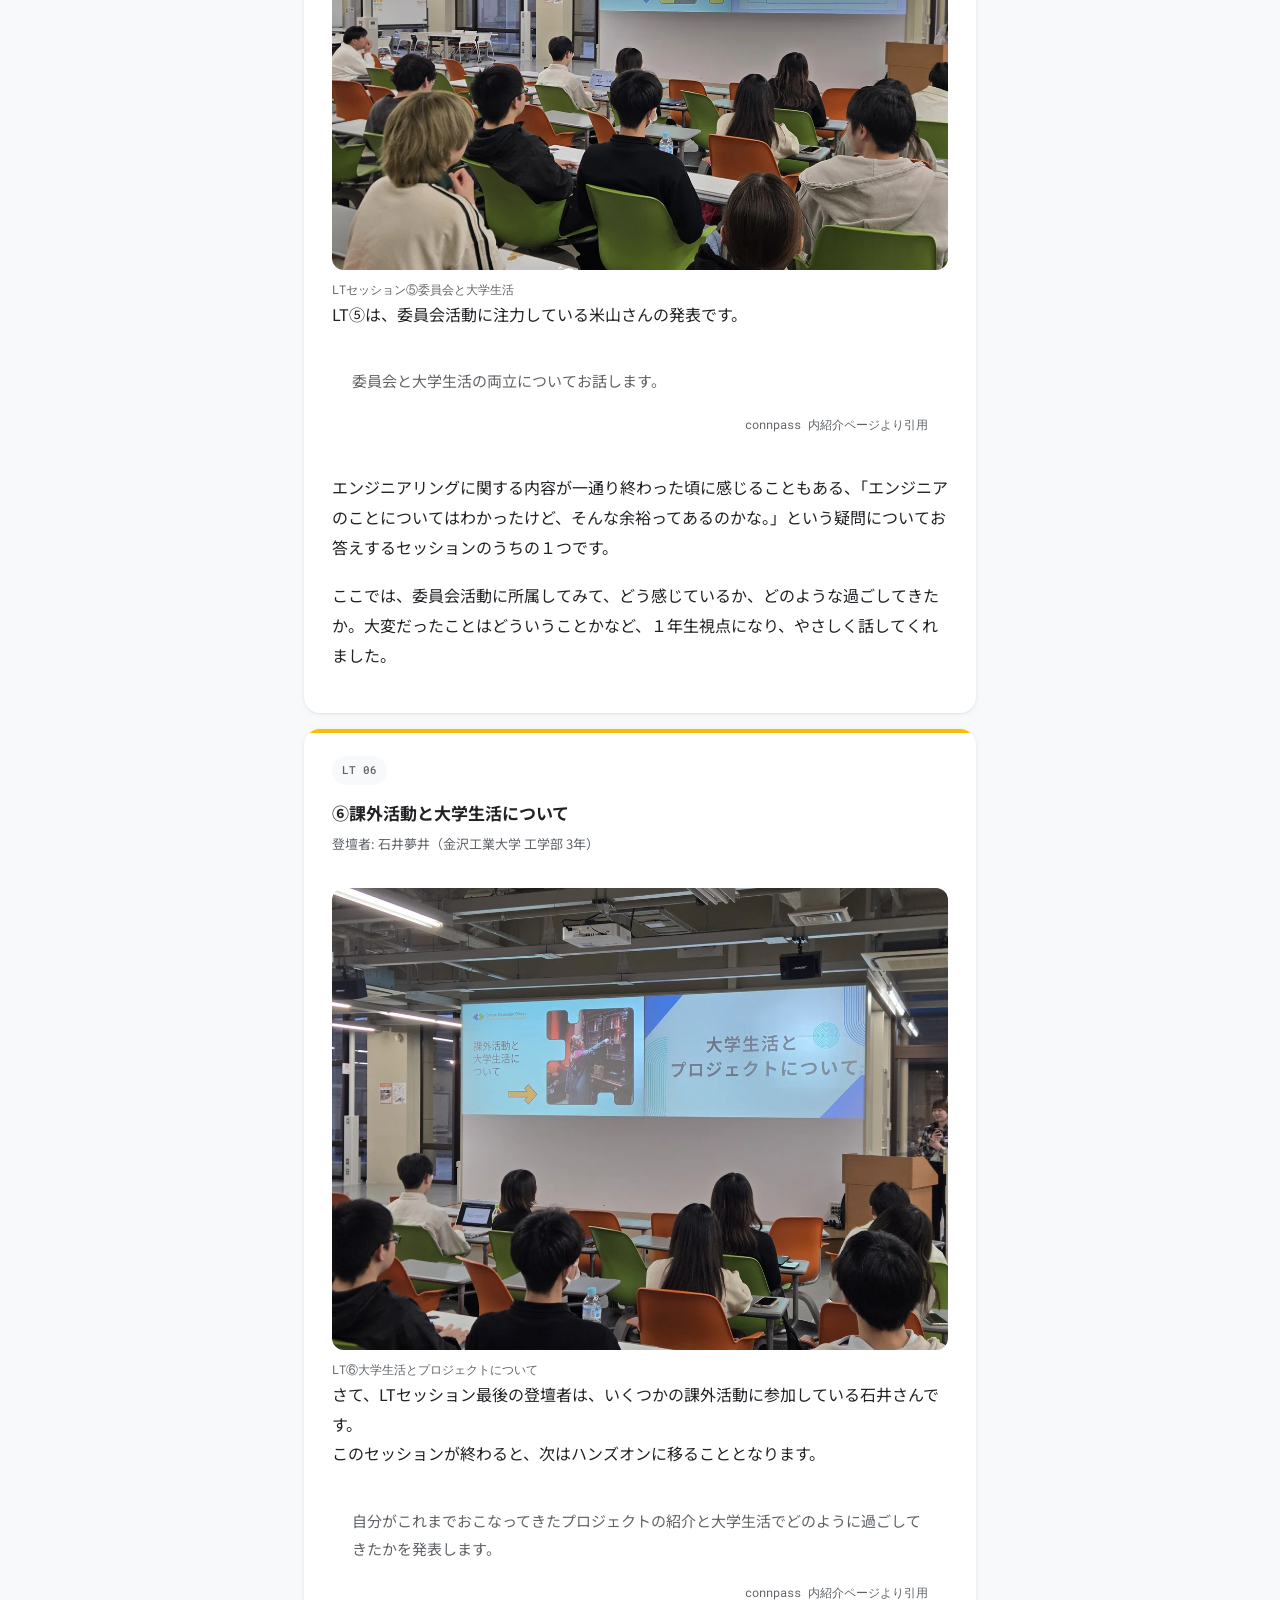
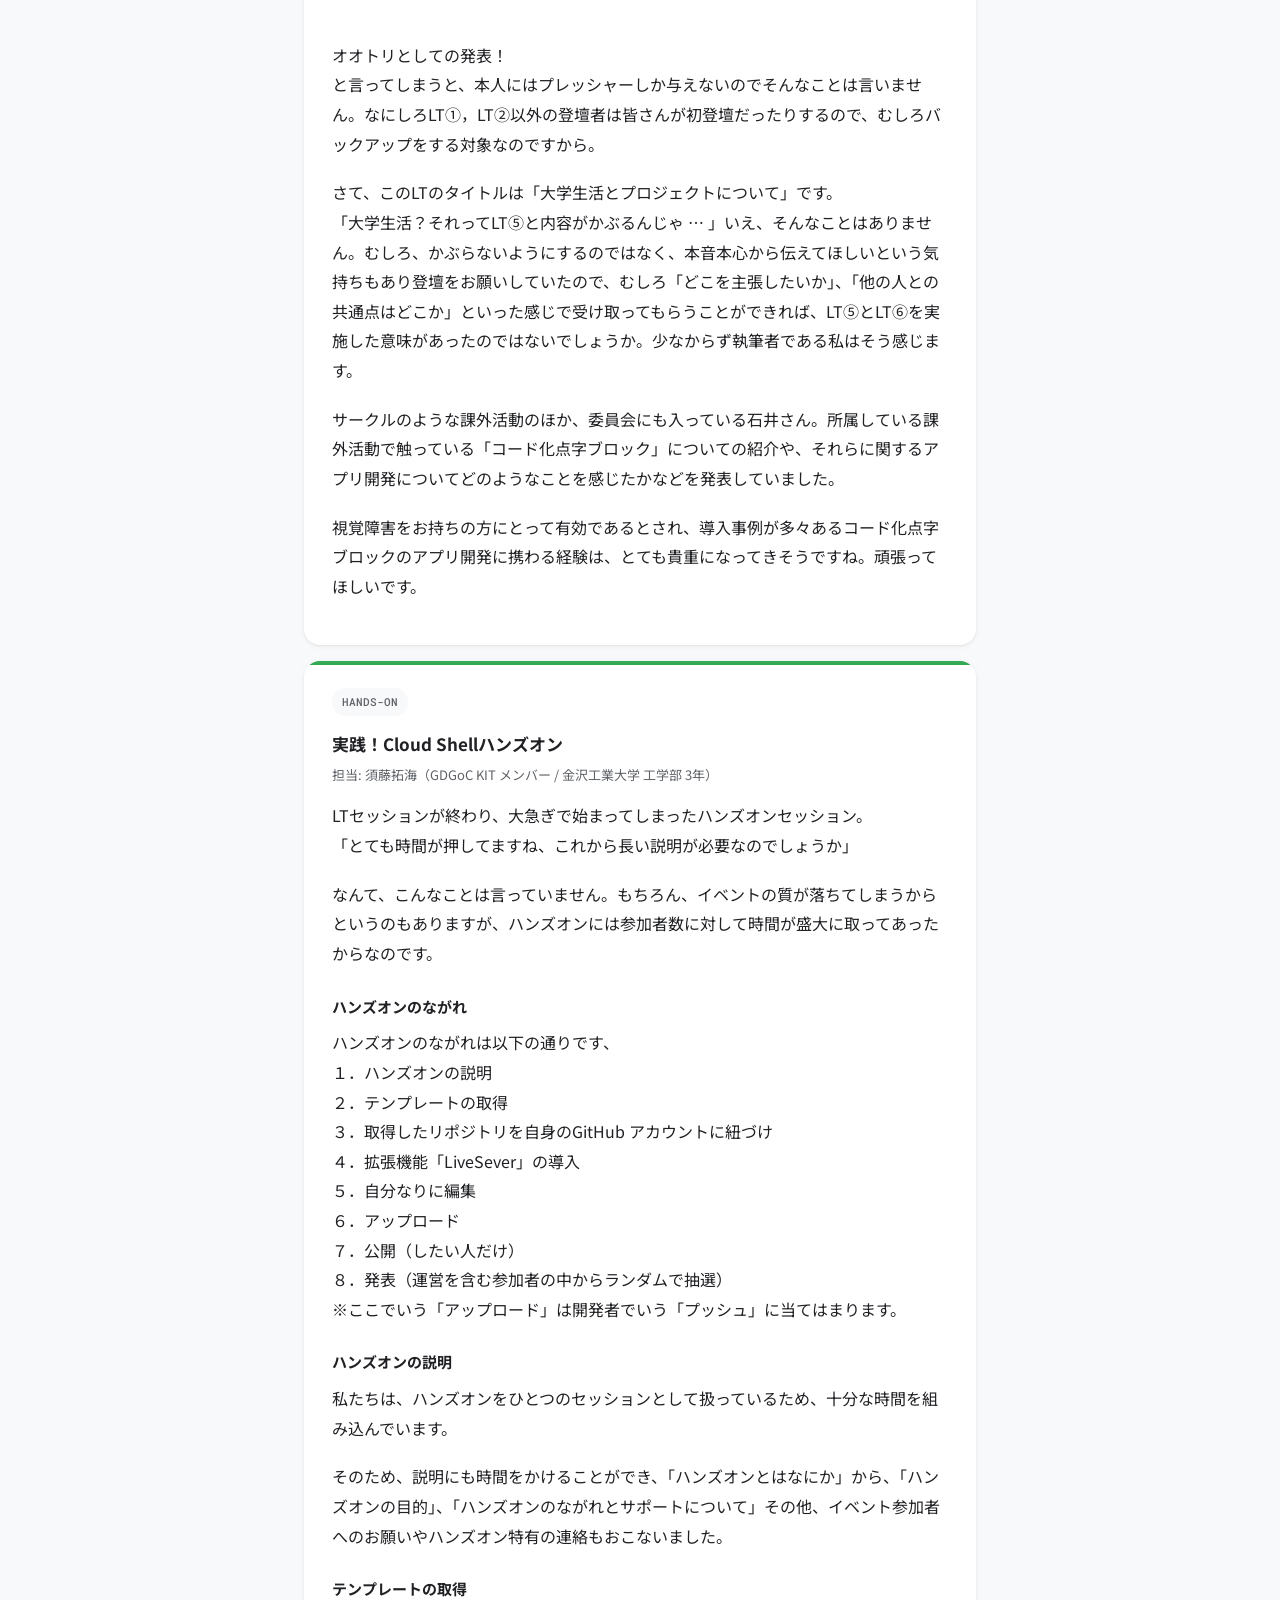
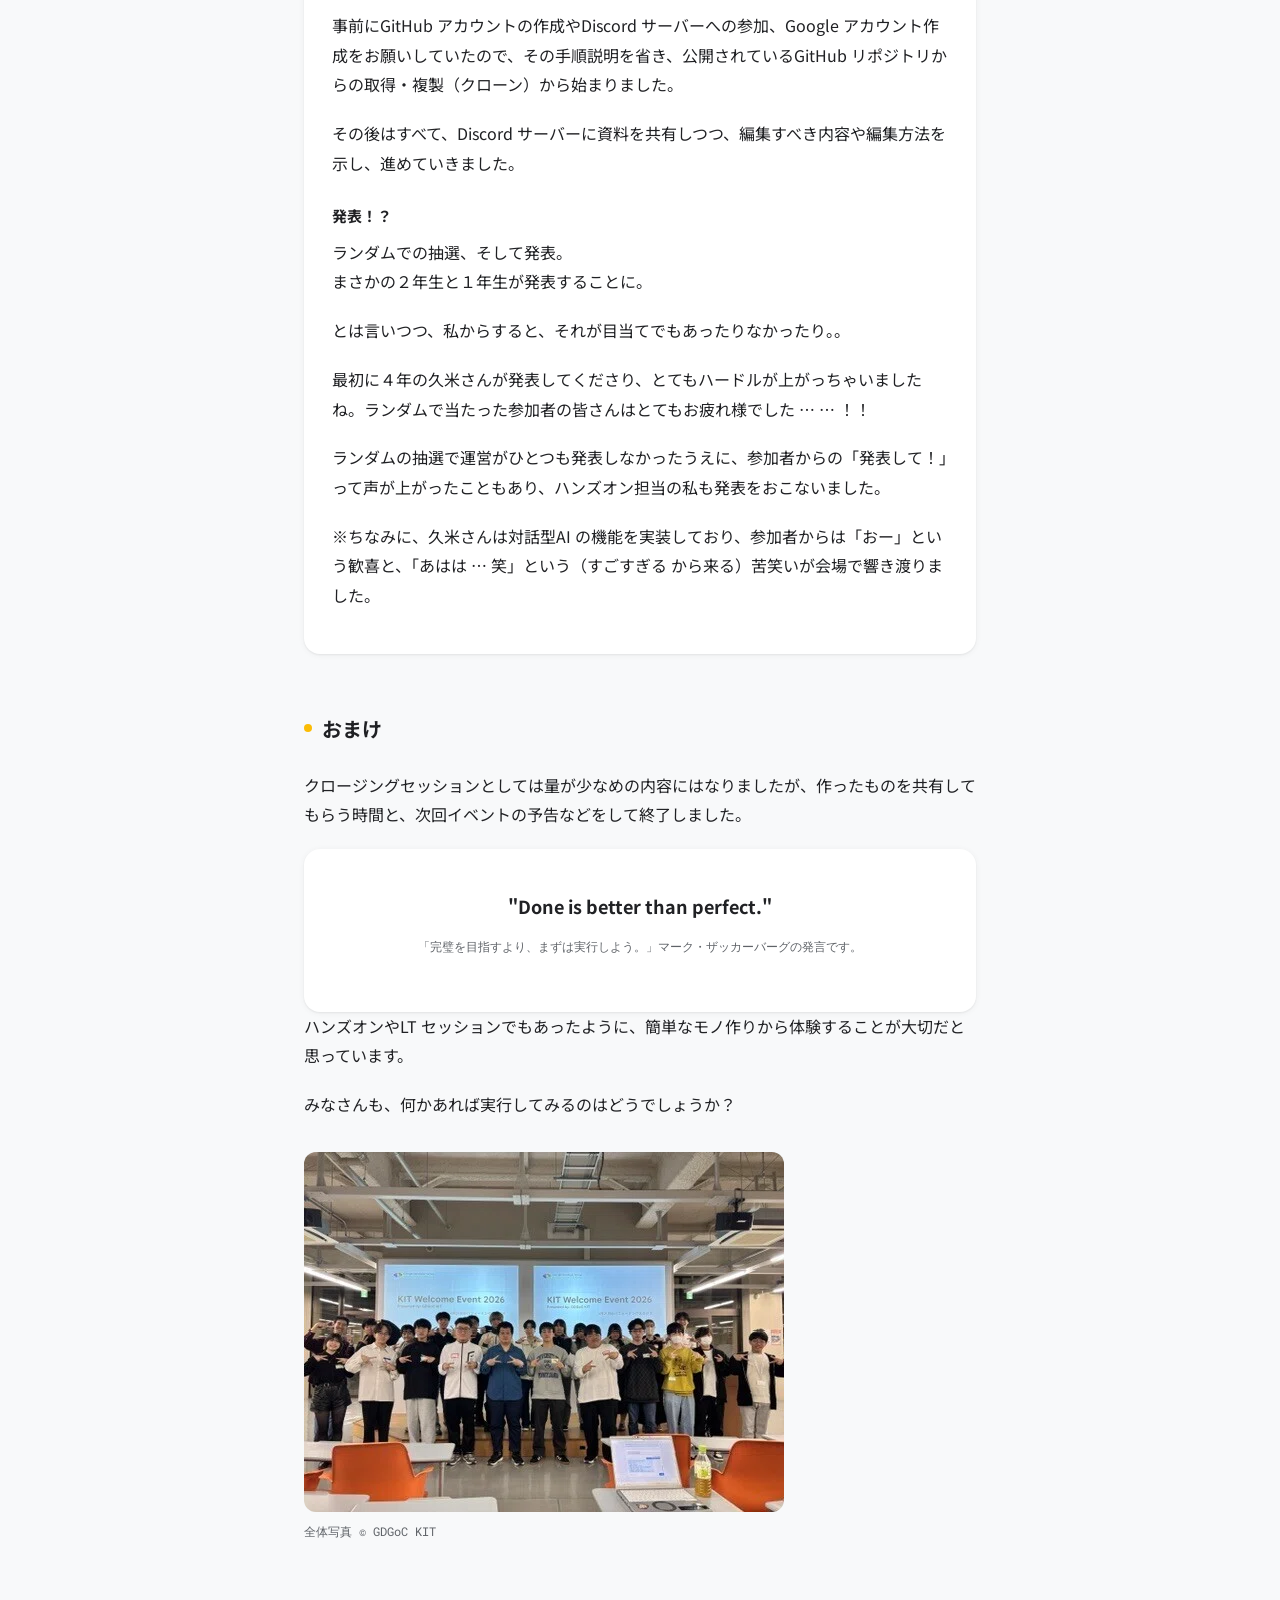
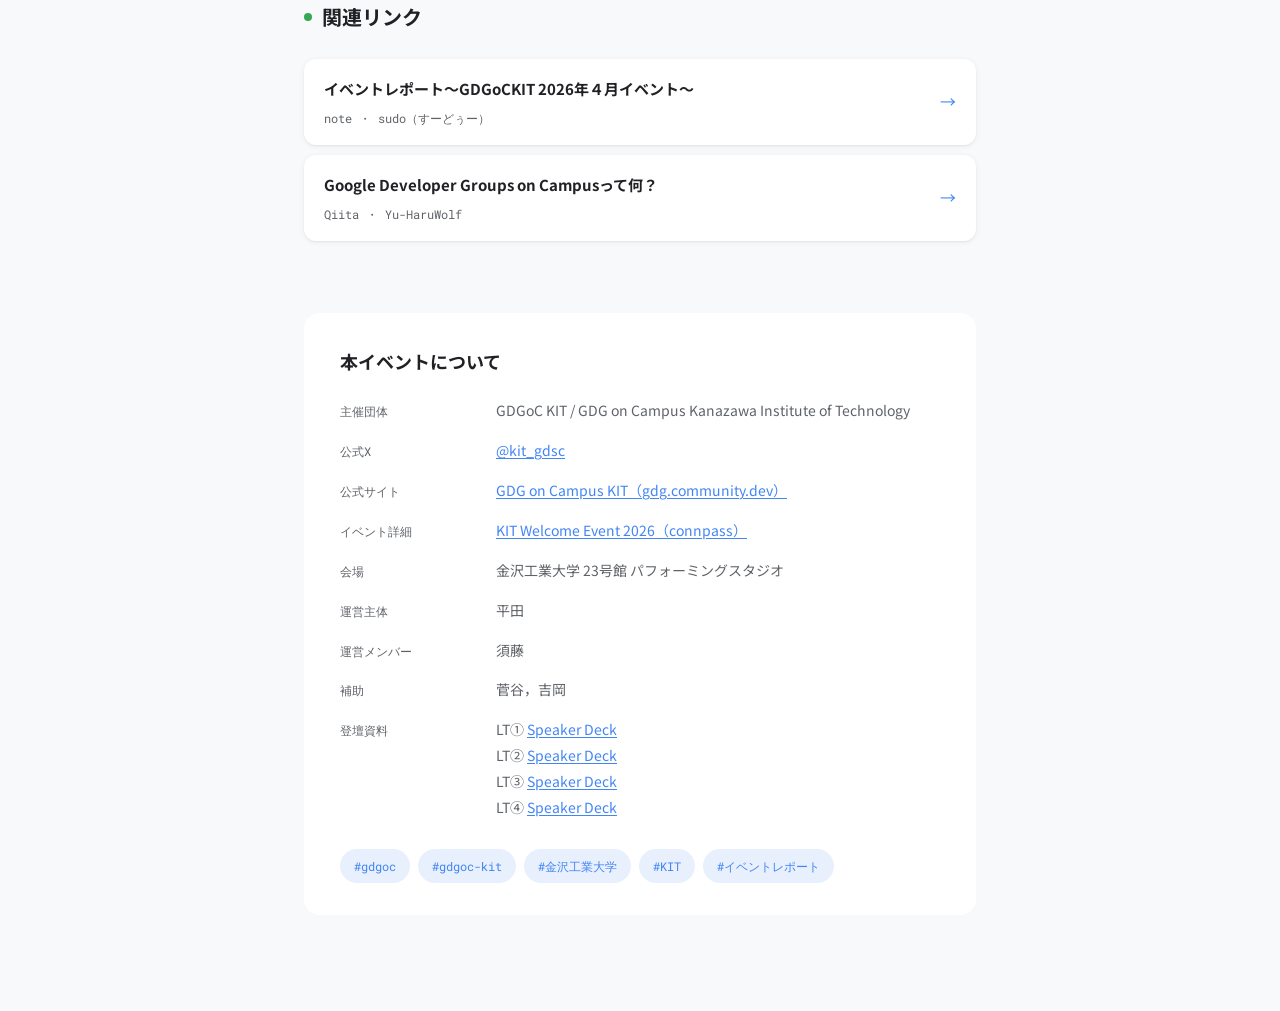
<file: report/20260421.html>
<!DOCTYPE html>
<html lang="ja">

<head>
    <meta charset="UTF-8">
    <meta name="viewport" content="width=device-width, initial-scale=1.0">

    <title>KIT Welcome Event 2026 ～エンジニアのはじめかた × Cloud体験～ | GDGoC KIT</title>

    <meta name="description"
        content="2026年4月21日に開催した「KIT Welcome Event 2026」のイベントレポートです。個人開発・チーム開発・UI/UXなどのLT発表と、Google Cloud Shellを使ったハンズオンの様子をまとめています。">
    <meta name="keywords" content="GDGoC KIT, GDG on Campus, 金沢工業大学, イベントレポート, KIT Welcome Event, Cloud Shell, ハンズオン">

    <meta property="og:type" content="article">
    <meta property="og:locale" content="ja_JP">
    <meta property="og:site_name" content="GDGoC KIT">
    <meta property="og:title" content="KIT Welcome Event 2026 ～エンジニアのはじめかた × Cloud体験～ | GDGoC KIT">
    <meta property="og:description"
        content="2026年4月21日に開催した「KIT Welcome Event 2026」のイベントレポートです。個人開発・チーム開発・UI/UXなどのLT発表と、Google Cloud Shellを使ったハンズオンの様子をまとめています。">
    <!-- EDIT: アイキャッチ画像を用意したら og:image に絶対URLを設定する -->
    <meta property="og:url" content="https://kit-gdgoc.github.io/report/20260421.html">

    <meta name="twitter:card" content="summary_large_image">
    <meta name="twitter:site" content="@kit_gdsc">

    <link rel="preconnect" href="https://fonts.googleapis.com">
    <link
        href="https://fonts.googleapis.com/css2?family=Manrope:wght@500;700;800&family=Noto+Sans+JP:wght@400;500;700;900&family=Roboto+Mono:wght@400;500&display=swap"
        rel="stylesheet">
    <link rel="stylesheet" href="../assets/css/base.css">
    <link rel="stylesheet" href="../assets/css/report.css">
</head>

<body>
    <div class="wrap">

        <div class="chapter-bar">
            <a class="logo-link" href="index.html" aria-label="レポート一覧へ戻る">
                <img class="logo" src="../assets/images/branding/logo.png" alt="GDGoC KIT">
            </a>
        </div>

        <header class="hero">
            <p class="eyebrow">EVENT REPORT</p>

            <h1>KIT Welcome Event 2026 ～エンジニアのはじめかた × Cloud体験～</h1>

            <div class="sub-meta">
                <span>実施日: 2026年4月21日</span>
                <span>公開日: 2026年4月27日</span>
                <span>現地参加者数: 30名以上</span>
                <span>執筆: sudo（すーどぅー）</span>
            </div>

            <figure>
                <img src="../assets/images/20260421/head.webp" alt="単独イベント「KIT Welcome Event」の簡易スライドの一部">
                <figcaption>単独イベント「KIT Welcome Event」の簡易スライドの一部 ©GDGoC KIT</figcaption>
            </figure>
        </header>

        <nav class="toc" aria-label="目次">
            <a href="#intro">はじめに</a>
            <a href="#sessions">セッション</a>
            <a href="#closing">おまけ</a>
            <a href="#related">関連リンク</a>
            <a href="#event-info">本イベントについて</a>
        </nav>

        <!-- ================= はじめに ================= -->
        <section id="intro">
            <h2>はじめに</h2>
            <p>
                2026/04/21 に開催されたイベント「KIT Welcome Event 2026」のレポートです。
            </p>
            <p>
                今回のイベントを実施するにあたって、私たちがターゲットとした層として、大学に入りたての学部１年生、まだ技術に触れたことのない、興味のある学部２年生が当てはまります。
            </p>
            <p>
                複数プロジェクト（※１）や委員会、その他課外活動に参加している学生や、エンジニアとして活動している学生視点での「個人開発関連」や「UI/UXデザイン」についてのLT発表に加え、Google 提供の
                CloudShell を用いたハンズオンを実施しました。
            </p>
            <p>
                イベント詳細: <a href="https://gdsckit.connpass.com/event/389736/" target="_blank"
                    rel="noopener">connpassのイベントページ（外部リンク）</a>
            </p>

            <figure>
                <img src="../assets/images/20260421/time-schedule.webp" alt="イベントのタイムスケジュール">
                <figcaption>イベントのタイムスケジュール © GDGoC KIT</figcaption>
            </figure>
        </section>

        <!-- ================= セッション ================= -->
        <section id="sessions">
            <h2>セッション</h2>

            <div class="sessions">

                <div class="session">
                    <p class="session-num">OPENING</p>
                    <h3>オープニングセッション</h3>
                    <p class="speaker">登壇者: 須藤拓海（GDGoC KIT メンバー / 金沢工業大学 工学部 3年）</p>
                    <figure>
                        <img src="../assets/images/20260421/opening.webp" alt="オープニングセッションの様子">
                        <figcaption>オープニングセッションの様子</figcaption>
                    </figure>
                    <p>
                        初めに、GDGoC KIT
                        メンバーの須藤拓海によるオープニングがおこなわれました。このイベントを初登壇とする学生がいることもあり、イベントのタイムスケジュールや参加者向けの丁寧な案内を重視したセッションになっていました。
                    </p>
                </div>

                <div class="session">
                    <p class="session-num">LT 01</p>
                    <h3>①GDGoCってどんなところ？</h3>
                    <p class="speaker">登壇者: 平田陸翔（GDGoC KIT オーガナイザー / 金沢工業大学 工学部 3年）</p>
                    <figure>
                        <img src="../assets/images/20260421/LT1.webp">
                        <figcaption>「LTセッション①GDGoCとは？」進行中の様子</figcaption>
                    </figure>
                    <p>
                        初めのLTセッションは本イベントのオーナーであり、GDGoC KIT オーガナイザーの平田から始まりました。<br>
                        「エンジニアと言えばプログラミングが得意な人が多いイメージもありますが、文系大学でも、このGDGoC グループが作られているんです！」と、技術意識の不安解消のもと、私たちGDGoC
                        がどのような活動をしているのかなどを、GDGoC KIT の過去の実績とともに紹介しました。
                    </p>
                    <p>
                        興味を持たれた場合、こちらの記事が分かりやすくまとまっているのでご覧ください！
                    </p>
                    <blockquote>
                        <p><a href="https://qiita.com/Yu-HaruWolf/items/d2f19447704703972a06" target="_blank"
                                rel="noopener">Google Developer Groups on Campusって何？ - Qiita</a></p>
                    </blockquote>
                </div>

                <div class="session">
                    <p class="session-num">LT 02</p>
                    <h3>②自分の「めんどくさい」を解決しよう！ 〜初めての個人開発〜</h3>
                    <p class="speaker">登壇者: 久米蒼輝（金沢工業大学 工学部 4年）</p>
                    <figure>
                        <img src="../assets/images/20260421/LT2.webp">
                        <figcaption>LTセッション②自分の「めんどくさい」を解決しよう！～初めての個人開発～</figcaption>
                    </figure>
                    <p>
                        LTセッション2人目は、家で好きな作品を4D体験で楽しめるシステム「4D@HOME」の関係者、久米さんに登壇いただきました！
                    </p>
                    <blockquote>
                        <p>
                            「何から作ればいいかわからない…」と迷っていませんか？ 私からは、「自分のためのモノづくり」から始める個人開発についてお話しします。
                            学内サイトの改善や学祭の屋台のアプリなど、私が「自分のために」作った実例をご紹介。 すごいアプリじゃなくてOK。自分の不便が解決できれば大成功です。
                            私が好き勝手に楽しんでいるモノづくりの話から、 皆さんの「最初の一歩」のヒントになるものを、自由に受け取って帰ってください！
                        </p>
                        <p class="attribution">connpass 内紹介ページより引用</p>
                    </blockquote>
                    <p>
                        個人開発の初心者によくある「あと一歩」。この壁が高く感じる人に対してどのようなアプローチをしたら気軽に開発することができるか、などを発表しました。<br>
                        「身近な ” めんどくさい ” を探す」、「個人開発は決してリリースを大前提としたものではなくてもいい」。SNS
                        上では、個人開発者がアプリストアを通してリリースしている姿が多くみられる一方で、学生が使用する学内専用サイトの使いやすさを向上させる拡張機能を作るなど、より身近に、よりハードルを下げて開発することができるようなススメを教えてくださりました。
                    </p>
                </div>

                <div class="session">
                    <p class="session-num">LT 03</p>
                    <h3>③友達と作ればもっと楽しい！ 〜 初めてのチーム開発とGit / GitHub 〜</h3>
                    <p class="speaker">登壇者: 菅谷煌稀（金沢工業大学 工学部 3年）</p>
                    <figure>
                        <img src="../assets/images/20260421/LT3.webp">
                        <figcaption>LTセッション③友達と作ればもっと楽しい！～ 初めてのチーム開発とGit / GitHub ～</figcaption>
                    </figure>
                    <p>
                        LT前半もラストひとり！<br>
                        続いては、プロジェクトや教職課程にも所属している菅谷さん。
                    </p>
                    <blockquote>
                        <p>
                            「一人で全部作るのは大変そう...」そう思っている人にこそ聞いて欲しいのがチーム開発です。プログラミング未経験の方に向けて、チームで開発するメリットと、スムーズに進めるためのポイントを解説します。後半は、チーム開発に欠かせない定番ツール『Git/GitHub』について紹介します。
                        </p>
                        <p class="attribution">connpass 内紹介ページより引用</p>
                    </blockquote>
                    <p>
                        ここでは、先ほどの個人開発とは似て非なるであろう「チーム開発」を中心に発表していきました。<br>
                        個人開発とは異なり、数人でひとつのプロダクトを作る「チーム開発」。<br>
                        自身の経験をもとに、チーム開発の楽しさや難しさなどを紹介しました。
                    </p>
                    <p>
                        最後には、菅谷さん自身が過去にやらかした、とても思い出に残るようなミスをしたことを紹介し、「適切なチーム開発によって、このようなミスも防ぐことができるようになる」と教えてくれました。
                    </p>
                </div>

                <div class="session">
                    <p class="session-num">LT 04</p>
                    <h3>④開発・制作におけるUI/UXの必要性についてUI/UXってなんだろう</h3>
                    <p class="speaker">登壇者: 山田桜（金沢工業大学 情報フロンティア学部 3年）</p>
                    <figure>
                        <img src="../assets/images/20260421/LT4.webp">
                        <figcaption>LTセッション④開発・制作におけるUI/UXの必要性についてUI/UXってなんだろう</figcaption>
                    </figure>
                    <p>
                        さて、LTセッション後半に移りました。<br>
                        後半１人目は、学内の課外活動でプロダクトマネージャー兼デザイナーとして活動している山田さん。
                    </p>
                    <blockquote>
                        <p>
                            UI/UXデザインってよく聞くけど何？ 開発や制作とどんな関係があるの？ UI/UXの設計の有無で何が変わるの？
                        </p>
                        <p class="attribution">connpass 内紹介ページより引用</p>
                    </blockquote>
                    <p>
                        「 UI / UX って、よく聞く言葉だけどなに？」「これって何が重要なの？」これらの悩みを解決してくれる、このセッション。
                    </p>
                    <p>
                        本学にはメディア情報（学位：学士 / 情報学）学科と、情報工学科（学位：学士 /
                        工学）のほか、複数の学科が集まっており、山田さんが在籍するメディア情報学科は主に視覚・聴覚に関する分野のほか、ゲーム制作（3D等）に関する授業を持つ学科であり、私たち情報工学科とは異なる視点での内容となりました。
                    </p>
                    <p>
                        「UI と UX
                        、聞いたことはあるけど、あまりイメージが付かない、、そんな人もいると思います。」言葉は聞いたことがあるのに、頭では理解が追い付かない、どの範囲がどこに当てはまるのかがわからない、そんな悩みに対応したセッションでした。
                    </p>
                    <p>
                        レポートの筆者としては「UI / UX
                        は、エンジニアが考えるべき」とは考えておらず、デザイン設計を担当する人たちと、プログラミング設計を担当する人たちとの認識の差異を無くすための重要な「共通認識」であると考えており、この発表における、「どうして
                        UI / UX が重要なのか」の部分がとても参考になったと感じています。
                    </p>
                    <p>
                        新入生のみなさんにも、いつか「あの時先輩が言っていたことだ」と感じてもらえると、運営としても嬉しいです。
                    </p>
                    <p>
                        さて、ここからは " エンジニア " とは少し異なるテーマでの発表となっています。
                    </p>
                </div>

                <div class="session">
                    <p class="session-num">LT 05</p>
                    <h3>⑤委員会と大学生活</h3>
                    <p class="speaker">登壇者: 米山奈穂（金沢工業大学 情報フロンティア学部 3年）</p>
                    <figure>
                        <img src="../assets/images/20260421/LT5.webp">
                        <figcaption>LTセッション⑤委員会と大学生活</figcaption>
                    </figure>
                    <p>
                        LT⑤は、委員会活動に注力している米山さんの発表です。
                    </p>
                    <blockquote>
                        <p>委員会と大学生活の両立についてお話します。</p>
                        <p class="attribution">connpass 内紹介ページより引用</p>
                    </blockquote>
                    <p>
                        エンジニアリングに関する内容が一通り終わった頃に感じることもある、「エンジニアのことについてはわかったけど、そんな余裕ってあるのかな。」という疑問についてお答えするセッションのうちの１つです。
                    </p>
                    <p>
                        ここでは、委員会活動に所属してみて、どう感じているか、どのような過ごしてきたか。大変だったことはどういうことかなど、１年生視点になり、やさしく話してくれました。
                    </p>
                </div>

                <div class="session">
                    <p class="session-num">LT 06</p>
                    <h3>⑥課外活動と大学生活について</h3>
                    <p class="speaker">登壇者: 石井夢井（金沢工業大学 工学部 3年）</p>
                    <figure>
                        <img src="../assets/images/20260421/LT6.webp">
                        <figcaption>LT⑥大学生活とプロジェクトについて</figcaption>
                    </figure>
                    <p>
                        さて、LTセッション最後の登壇者は、いくつかの課外活動に参加している石井さんです。<br>
                        このセッションが終わると、次はハンズオンに移ることとなります。
                    </p>
                    <blockquote>
                        <p>自分がこれまでおこなってきたプロジェクトの紹介と大学生活でどのように過ごしてきたかを発表します。</p>
                        <p class="attribution">connpass 内紹介ページより引用</p>
                    </blockquote>
                    <p>
                        オオトリとしての発表！<br>
                        と言ってしまうと、本人にはプレッシャーしか与えないのでそんなことは言いません。なにしろLT①，LT②以外の登壇者は皆さんが初登壇だったりするので、むしろバックアップをする対象なのですから。
                    </p>
                    <p>
                        さて、このLTのタイトルは「大学生活とプロジェクトについて」です。<br>
                        「大学生活？それってLT⑤と内容がかぶるんじゃ …
                        」いえ、そんなことはありません。むしろ、かぶらないようにするのではなく、本音本心から伝えてほしいという気持ちもあり登壇をお願いしていたので、むしろ「どこを主張したいか」、「他の人との共通点はどこか」といった感じで受け取ってもらうことができれば、LT⑤とLT⑥を実施した意味があったのではないでしょうか。少なからず執筆者である私はそう感じます。
                    </p>
                    <p>
                        サークルのような課外活動のほか、委員会にも入っている石井さん。所属している課外活動で触っている「コード化点字ブロック」についての紹介や、それらに関するアプリ開発についてどのようなことを感じたかなどを発表していました。
                    </p>
                    <p>
                        視覚障害をお持ちの方にとって有効であるとされ、導入事例が多々あるコード化点字ブロックのアプリ開発に携わる経験は、とても貴重になってきそうですね。頑張ってほしいです。
                    </p>
                </div>

                <div class="session">
                    <p class="session-num">HANDS-ON</p>
                    <h3>実践！Cloud Shellハンズオン</h3>
                    <p class="speaker">担当: 須藤拓海（GDGoC KIT メンバー / 金沢工業大学 工学部 3年）</p>
                    <p>
                        LTセッションが終わり、大急ぎで始まってしまったハンズオンセッション。<br>
                        「とても時間が押してますね、これから長い説明が必要なのでしょうか」
                    </p>
                    <p>
                        なんて、こんなことは言っていません。もちろん、イベントの質が落ちてしまうからというのもありますが、ハンズオンには参加者数に対して時間が盛大に取ってあったからなのです。
                    </p>

                    <h4>ハンズオンのながれ</h4>
                    <p>
                        ハンズオンのながれは以下の通りです、<br>
                        １．ハンズオンの説明<br>
                        ２．テンプレートの取得<br>
                        ３．取得したリポジトリを自身のGitHub アカウントに紐づけ<br>
                        ４．拡張機能「LiveSever」の導入<br>
                        ５．自分なりに編集<br>
                        ６．アップロード<br>
                        ７．公開（したい人だけ）<br>
                        ８．発表（運営を含む参加者の中からランダムで抽選）<br>
                        ※ここでいう「アップロード」は開発者でいう「プッシュ」に当てはまります。
                    </p>

                    <h4>ハンズオンの説明</h4>
                    <p>
                        私たちは、ハンズオンをひとつのセッションとして扱っているため、十分な時間を組み込んでいます。
                    </p>
                    <p>
                        そのため、説明にも時間をかけることができ、「ハンズオンとはなにか」から、「ハンズオンの目的」、「ハンズオンのながれとサポートについて」その他、イベント参加者へのお願いやハンズオン特有の連絡もおこないました。
                    </p>

                    <h4>テンプレートの取得</h4>
                    <p>
                        事前にGitHub アカウントの作成やDiscord サーバーへの参加、Google アカウント作成をお願いしていたので、その手順説明を省き、公開されているGitHub
                        リポジトリからの取得・複製（クローン）から始まりました。
                    </p>
                    <p>
                        その後はすべて、Discord サーバーに資料を共有しつつ、編集すべき内容や編集方法を示し、進めていきました。
                    </p>

                    <h4>発表！？</h4>
                    <p>
                        ランダムでの抽選、そして発表。<br>
                        まさかの２年生と１年生が発表することに。
                    </p>
                    <p>
                        とは言いつつ、私からすると、それが目当てでもあったりなかったり。。
                    </p>
                    <p>
                        最初に４年の久米さんが発表してくださり、とてもハードルが上がっちゃいましたね。ランダムで当たった参加者の皆さんはとてもお疲れ様でした … … ！！
                    </p>
                    <p>
                        ランダムの抽選で運営がひとつも発表しなかったうえに、参加者からの「発表して！」って声が上がったこともあり、ハンズオン担当の私も発表をおこないました。
                    </p>
                    <p>
                        ※ちなみに、久米さんは対話型AI の機能を実装しており、参加者からは「おー」という歓喜と、「あはは … 笑」という（すごすぎる から来る）苦笑いが会場で響き渡りました。
                    </p>
                </div>

            </div>
        </section>

        <!-- ================= おまけ ================= -->
        <section id="closing">
            <h2>おまけ</h2>
            <p>
                クロージングセッションとしては量が少なめの内容にはなりましたが、作ったものを共有してもらう時間と、次回イベントの予告などをして終了しました。
            </p>

            <div class="closing-quote">
                <p class="quote">"Done is better than perfect."</p>
                <p class="attribution">「完璧を目指すより、まずは実行しよう。」マーク・ザッカーバーグの発言です。</p>
            </div>

            <p>
                ハンズオンやLT セッションでもあったように、簡単なモノ作りから体験することが大切だと思っています。
            </p>
            <p>
                みなさんも、何かあれば実行してみるのはどうでしょうか？
            </p>

            <figure>
                <img src="../assets/images/20260421/finish.webp">
                <figcaption>全体写真 © GDGoC KIT</figcaption>
            </figure>
        </section>

        <!-- ================= 関連リンク ================= -->
        <section id="related">
            <h2>関連リンク</h2>
            <ul class="related-links">
                <li>
                    <a href="https://note.com/link_sudo/n/n7310d92824c0" target="_blank" rel="noopener">
                        <span class="rl-text">
                            <span class="rl-title">イベントレポート～GDGoCKIT 2026年４月イベント～</span>
                            <span class="rl-source">note ・ sudo（すーどぅー）</span>
                        </span>
                        <span class="rl-arrow">→</span>
                    </a>
                </li>
                <li>
                    <a href="https://qiita.com/Yu-HaruWolf/items/d2f19447704703972a06" target="_blank" rel="noopener">
                        <span class="rl-text">
                            <span class="rl-title">Google Developer Groups on Campusって何？</span>
                            <span class="rl-source">Qiita ・ Yu-HaruWolf</span>
                        </span>
                        <span class="rl-arrow">→</span>
                    </a>
                </li>
            </ul>
        </section>

        <!-- ================= 本イベントについて ================= -->
        <footer class="event-info" id="event-info">
            <h2>本イベントについて</h2>
            <dl class="info-grid">
                <dt>主催団体</dt>
                <dd>GDGoC KIT / GDG on Campus Kanazawa Institute of Technology</dd>

                <dt>公式X</dt>
                <dd><a href="https://x.com/kit_gdsc">@kit_gdsc</a></dd>

                <dt>公式サイト</dt>
                <dd><a href="https://gdg.community.dev/gdg-on-campus-kanazawa-institute-of-technology-ishikawa-japan/">GDG
                        on Campus KIT（gdg.community.dev）</a></dd>

                <dt>イベント詳細</dt>
                <dd><a href="https://gdsckit.connpass.com/event/389736/">KIT Welcome Event 2026（connpass）</a></dd>

                <dt>会場</dt>
                <dd>金沢工業大学 23号館 パフォーミングスタジオ</dd>

                <dt>運営主体</dt>
                <dd>平田</dd>
                <dt>運営メンバー</dt>
                <dd>須藤</dd>
                <dt>補助</dt>
                <dd>菅谷，吉岡</dd>

                <dt>登壇資料</dt>
                <dd>
                    LT① <a href="https://speakerdeck.com/player/6b335d96c5ce406a9cddb787f7602d61" target="_blank"
                        rel="noopener">Speaker Deck</a><br>
                    LT② <a href="https://speakerdeck.com/player/e7ed7a86da5b4229a5b124550371f265" target="_blank"
                        rel="noopener">Speaker Deck</a><br>
                    LT③ <a href="https://speakerdeck.com/player/c3b11f579cef4b06913567e99ee62973" target="_blank"
                        rel="noopener">Speaker Deck</a><br>
                    LT④ <a href="https://speakerdeck.com/player/c29efdb421e649228943362c92302880" target="_blank"
                        rel="noopener">Speaker Deck</a>
                </dd>
            </dl>

            <div class="tags">
                <a href="https://x.com/hashtag/gdgoc" target="_blank" rel="noopener">#gdgoc</a>
                <a href="https://x.com/hashtag/gdgockit" target="_blank" rel="noopener">#gdgoc-kit</a>
                <a href="https://x.com/hashtag/%E9%87%91%E6%B2%A2%E5%B7%A5%E6%A5%AD%E5%A4%A7%E5%AD%A6" target="_blank"
                    rel="noopener">#金沢工業大学</a>
                <a href="https://x.com/hashtag/KIT" target="_blank" rel="noopener">#KIT</a>
                <a href="https://x.com/hashtag/%E3%82%A4%E3%83%99%E3%83%B3%E3%83%88%E3%83%AC%E3%83%9D%E3%83%BC%E3%83%88"
                    target="_blank" rel="noopener">#イベントレポート</a>
            </div>
        </footer>

    </div>

    <script src="../assets/js/report.js"></script>
</body>

</html>
</file>
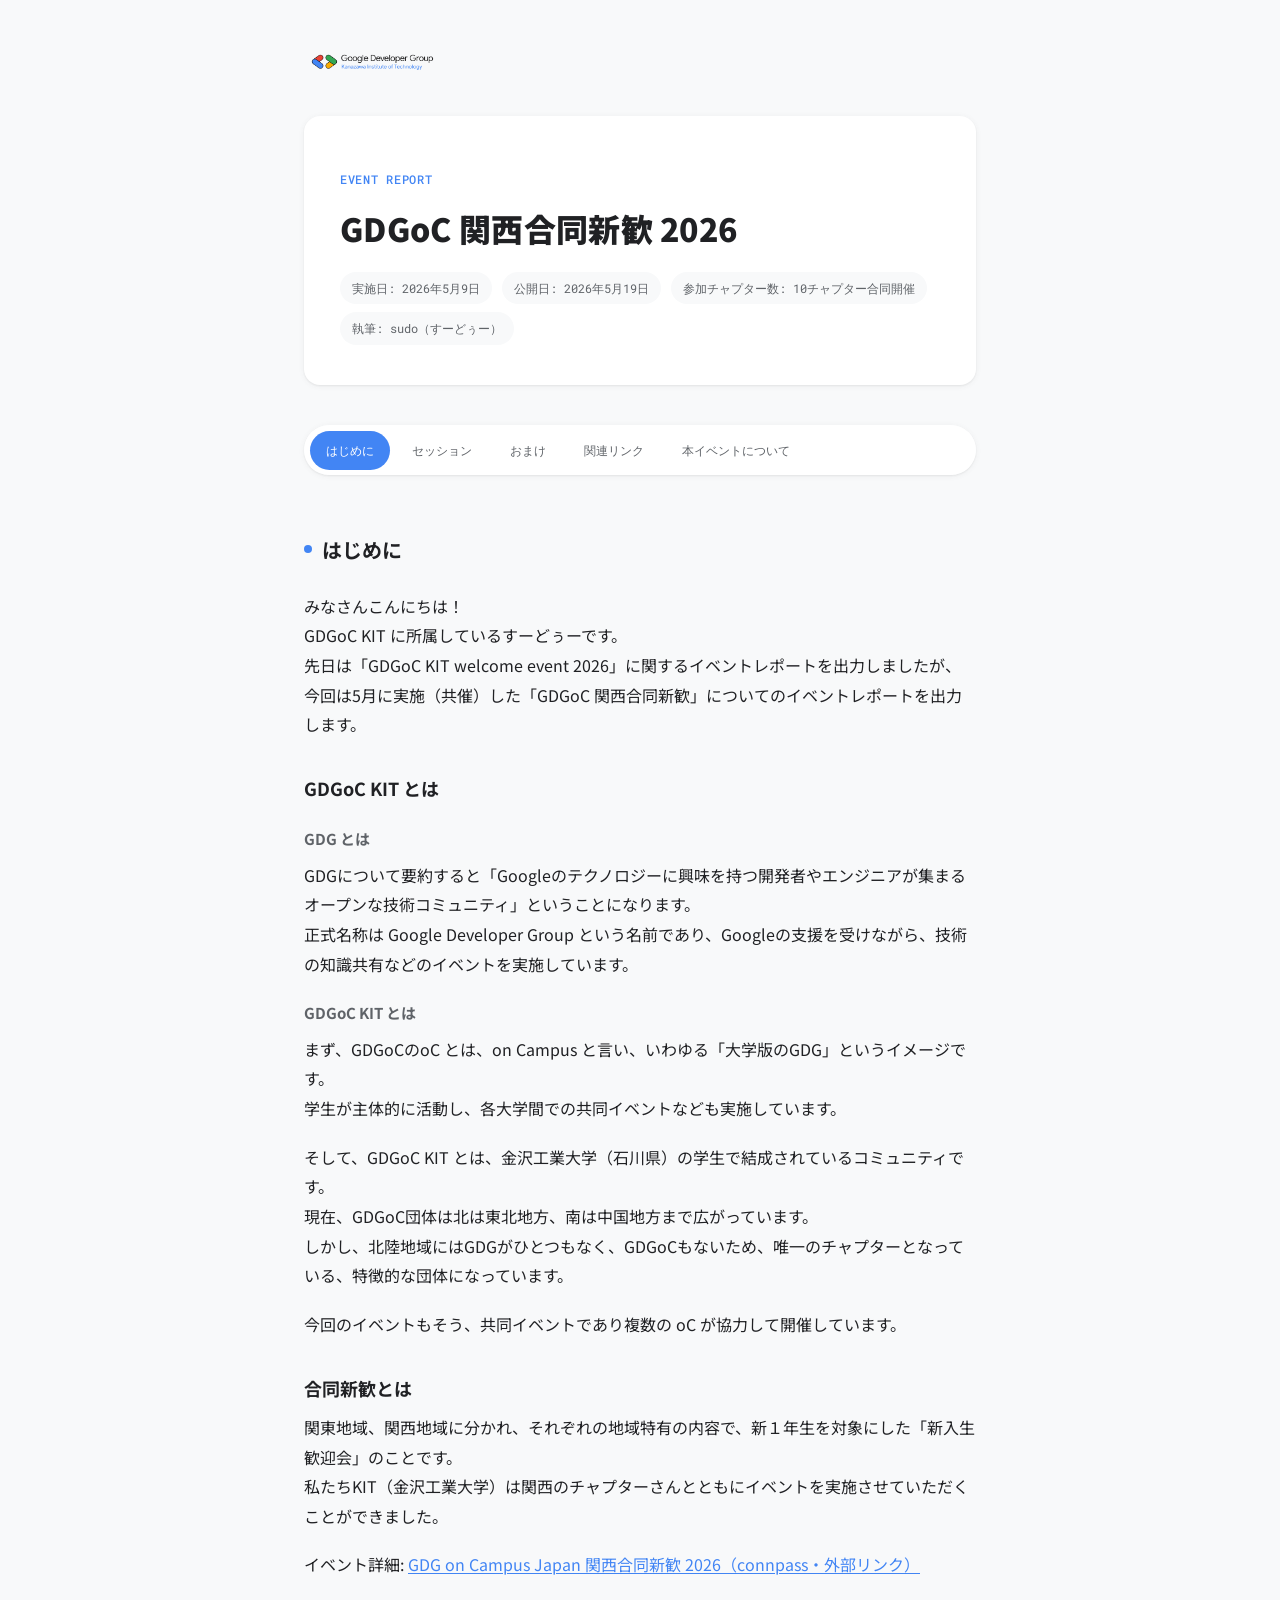
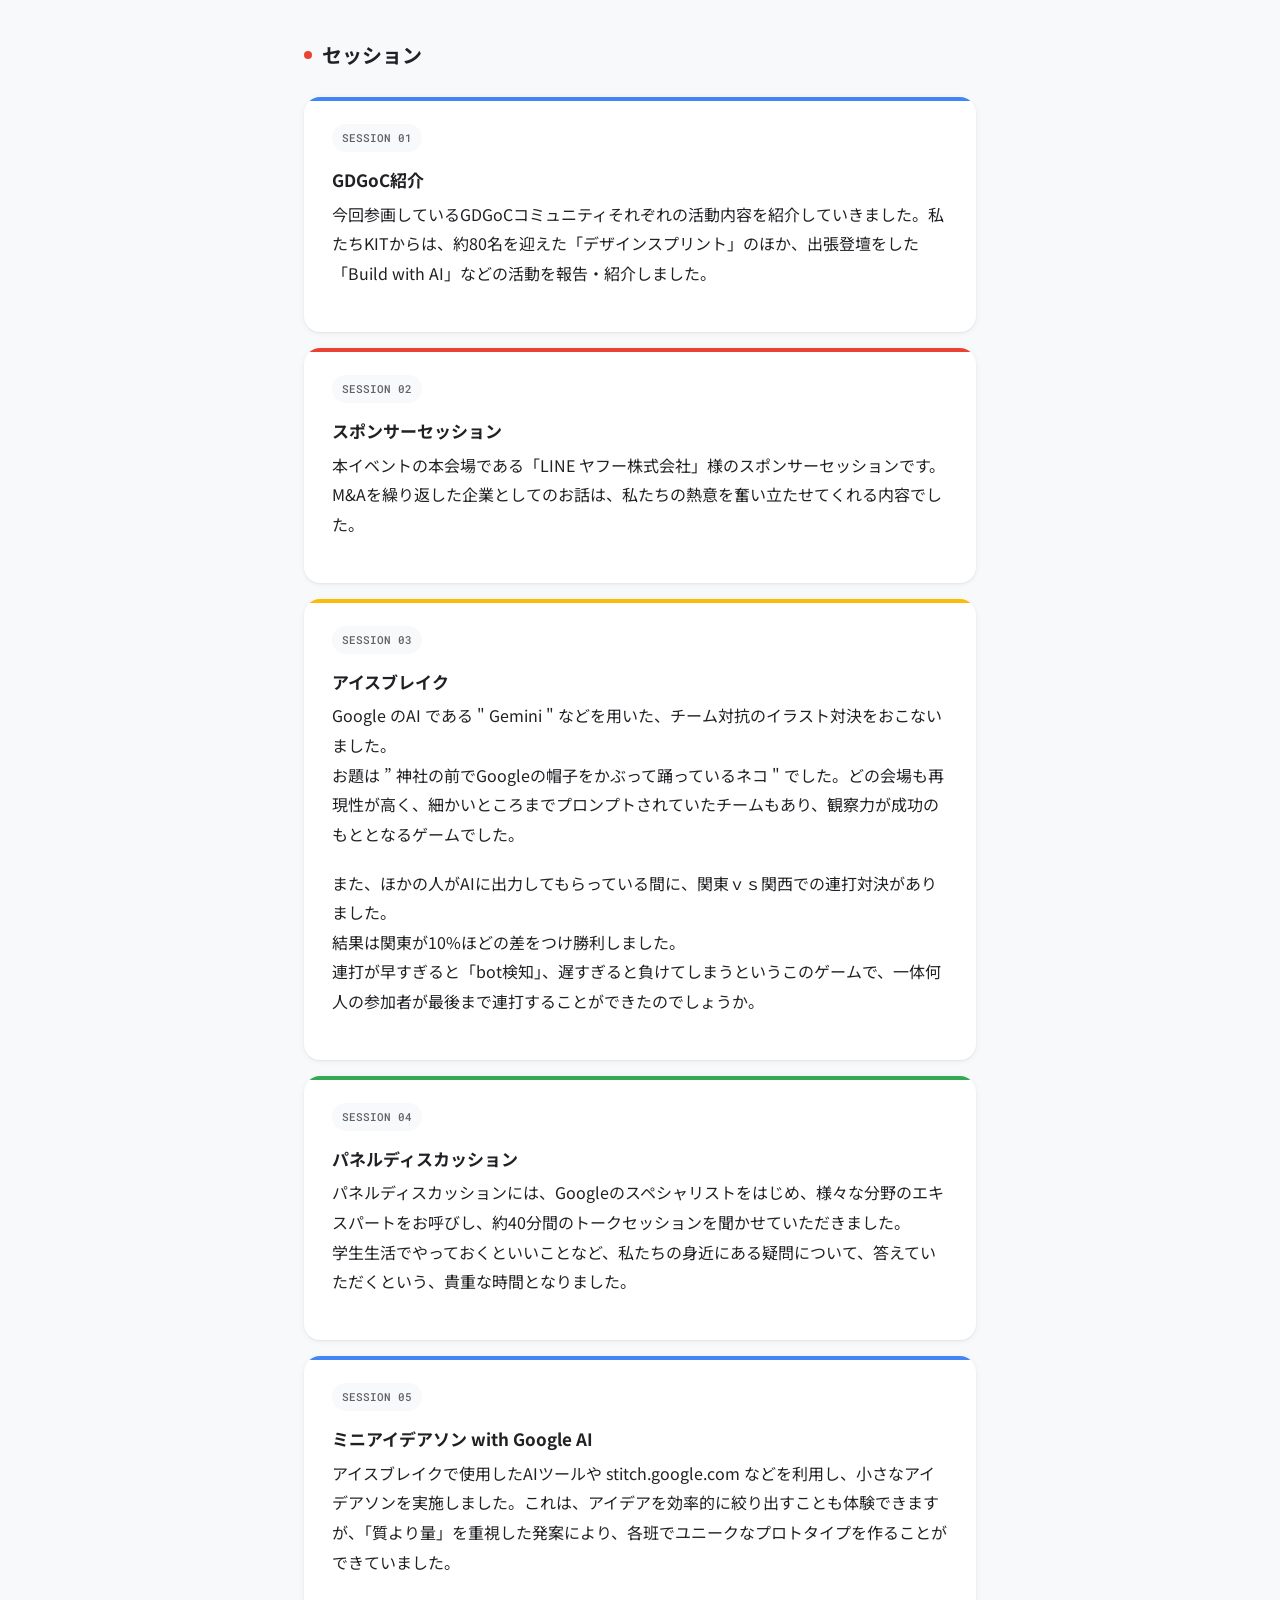
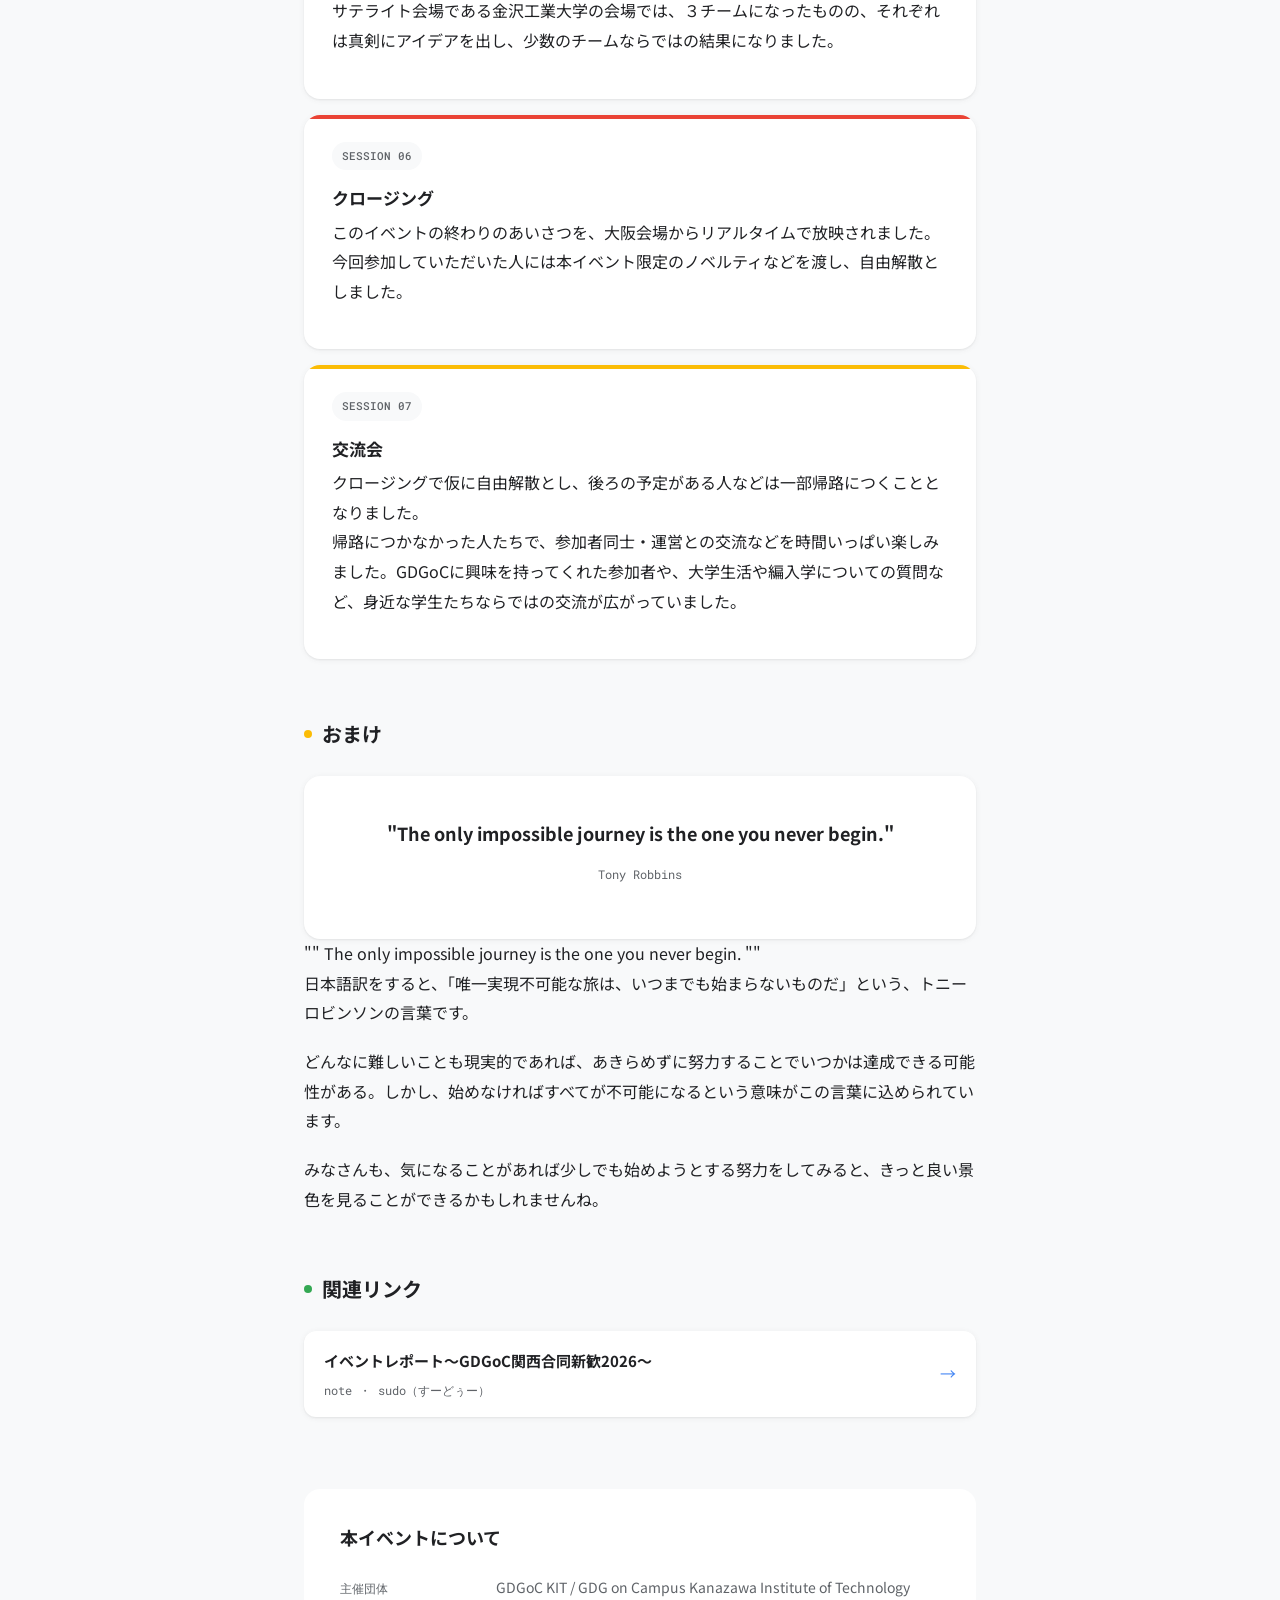
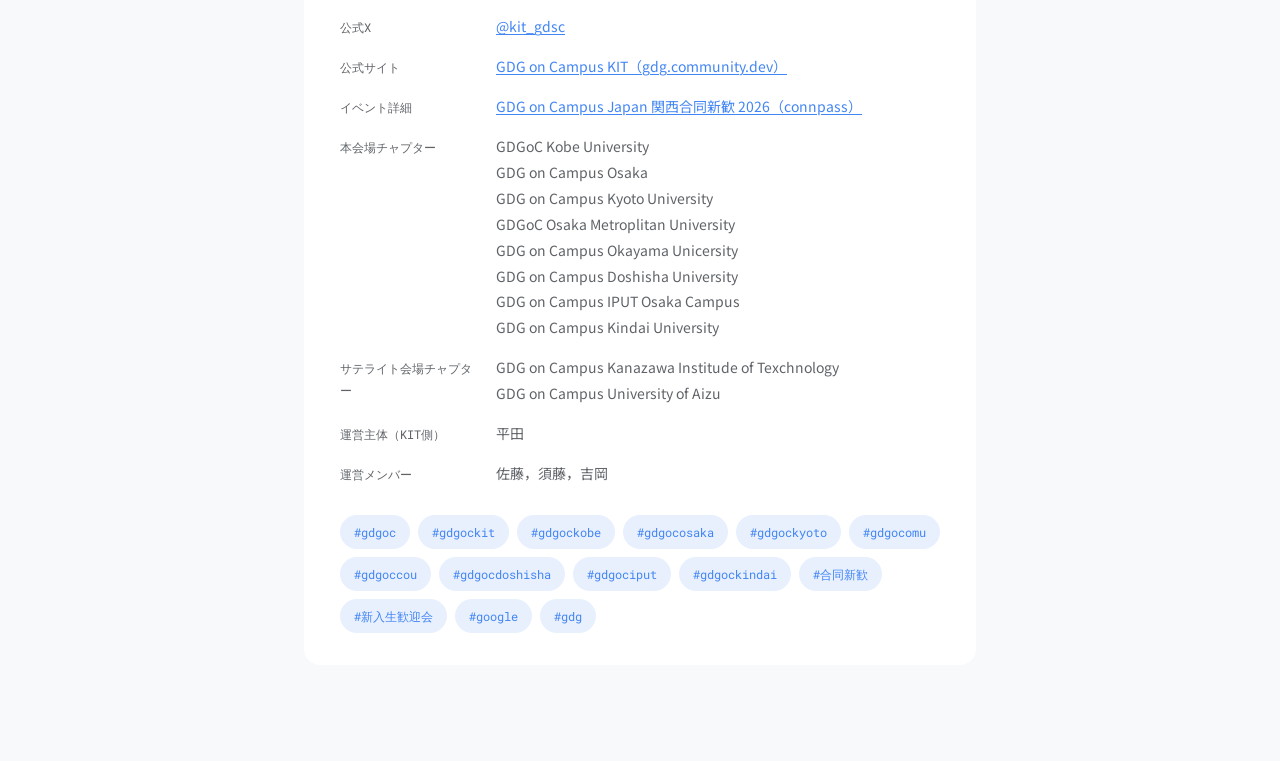
<file: report/20260509.html>
<!DOCTYPE html>
<html lang="ja">

<head>
    <meta charset="UTF-8">
    <meta name="viewport" content="width=device-width, initial-scale=1.0">

    <title>GDGoC 関西合同新歓 2026 | GDGoC KIT</title>

    <meta name="description"
        content="2026年5月9日に開催した「GDGoC 関西合同新歓2026」のイベントレポートです。関西エリアの複数チャプターとの共催イベントで、北陸唯一のチャプターであるGDGoC KITがサテライト会場として参加しました。">
    <meta name="keywords" content="GDGoC KIT, GDG on Campus, 金沢工業大学, イベントレポート, 関西合同新歓, アイデアソン, パネルディスカッション">

    <meta property="og:type" content="article">
    <meta property="og:locale" content="ja_JP">
    <meta property="og:site_name" content="GDGoC KIT">
    <meta property="og:title" content="GDGoC 関西合同新歓 2026 | GDGoC KIT">
    <meta property="og:description"
        content="2026年5月9日に開催した「GDGoC 関西合同新歓2026」のイベントレポートです。関西エリアの複数チャプターとの共催イベントで、北陸唯一のチャプターであるGDGoC KITがサテライト会場として参加しました。">
    <!-- EDIT: アイキャッチ画像を用意したら og:image に絶対URLを設定する -->
    <meta property="og:url" content="https://kit-gdgoc.github.io/report/20260509.html">

    <meta name="twitter:card" content="summary_large_image">
    <meta name="twitter:site" content="@kit_gdsc">

    <link rel="preconnect" href="https://fonts.googleapis.com">
    <link
        href="https://fonts.googleapis.com/css2?family=Manrope:wght@500;700;800&family=Noto+Sans+JP:wght@400;500;700;900&family=Roboto+Mono:wght@400;500&display=swap"
        rel="stylesheet">
    <link rel="stylesheet" href="../assets/css/base.css">
    <link rel="stylesheet" href="../assets/css/report.css">
</head>

<body>
    <div class="wrap">

        <div class="chapter-bar">
            <a class="logo-link" href="index.html" aria-label="レポート一覧へ戻る">
                <img class="logo" src="../assets/images/branding/logo.png" alt="GDGoC KIT">
            </a>
        </div>

        <header class="hero">
            <p class="eyebrow">EVENT REPORT</p>

            <h1>GDGoC 関西合同新歓 2026</h1>

            <div class="sub-meta">
                <span>実施日: 2026年5月9日</span>
                <span>公開日: 2026年5月19日</span>
                <span>参加チャプター数: 10チャプター合同開催</span>
                <span>執筆: sudo（すーどぅー）</span>
            </div>
        </header>

        <nav class="toc" aria-label="目次">
            <a href="#intro">はじめに</a>
            <a href="#sessions">セッション</a>
            <a href="#closing">おまけ</a>
            <a href="#related">関連リンク</a>
            <a href="#event-info">本イベントについて</a>
        </nav>

        <!-- ================= はじめに ================= -->
        <section id="intro">
            <h2>はじめに</h2>
            <p>
                みなさんこんにちは！<br>
                GDGoC KIT に所属しているすーどぅーです。<br>
                先日は「GDGoC KIT welcome event 2026」に関するイベントレポートを出力しましたが、今回は5月に実施（共催）した「GDGoC 関西合同新歓」についてのイベントレポートを出力します。
            </p>

            <h3>GDGoC KIT とは</h3>

            <h4>GDG とは</h4>
            <p>
                GDGについて要約すると「Googleのテクノロジーに興味を持つ開発者やエンジニアが集まるオープンな技術コミュニティ」ということになります。<br>
                正式名称は Google Developer Group という名前であり、Googleの支援を受けながら、技術の知識共有などのイベントを実施しています。
            </p>

            <h4>GDGoC KIT とは</h4>
            <p>
                まず、GDGoCのoC とは、on Campus と言い、いわゆる「大学版のGDG」というイメージです。<br>
                学生が主体的に活動し、各大学間での共同イベントなども実施しています。
            </p>
            <p>
                そして、GDGoC KIT とは、金沢工業大学（石川県）の学生で結成されているコミュニティです。<br>
                現在、GDGoC団体は北は東北地方、南は中国地方まで広がっています。<br>
                しかし、北陸地域にはGDGがひとつもなく、GDGoCもないため、唯一のチャプターとなっている、特徴的な団体になっています。
            </p>
            <p>
                今回のイベントもそう、共同イベントであり複数の oC が協力して開催しています。
            </p>

            <h3>合同新歓とは</h3>
            <p>
                関東地域、関西地域に分かれ、それぞれの地域特有の内容で、新１年生を対象にした「新入生歓迎会」のことです。<br>
                私たちKIT（金沢工業大学）は関西のチャプターさんとともにイベントを実施させていただくことができました。
            </p>
            <p>
                イベント詳細: <a href="https://gdsc-jp.connpass.com/event/391775/" target="_blank" rel="noopener">GDG on
                    Campus Japan 関西合同新歓 2026（connpass・外部リンク）</a>
            </p>
        </section>

        <!-- ================= セッション ================= -->
        <section id="sessions">
            <h2>セッション</h2>

            <div class="sessions">

                <div class="session">
                    <p class="session-num">SESSION 01</p>
                    <h3>GDGoC紹介</h3>
                    <p>
                        今回参画しているGDGoCコミュニティそれぞれの活動内容を紹介していきました。私たちKITからは、約80名を迎えた「デザインスプリント」のほか、出張登壇をした「Build with
                        AI」などの活動を報告・紹介しました。
                    </p>
                </div>

                <div class="session">
                    <p class="session-num">SESSION 02</p>
                    <h3>スポンサーセッション</h3>
                    <p>
                        本イベントの本会場である「LINE ヤフー株式会社」様のスポンサーセッションです。<br>
                        M&amp;Aを繰り返した企業としてのお話は、私たちの熱意を奮い立たせてくれる内容でした。
                    </p>
                </div>

                <div class="session">
                    <p class="session-num">SESSION 03</p>
                    <h3>アイスブレイク</h3>
                    <p>
                        Google のAI である " Gemini " などを用いた、チーム対抗のイラスト対決をおこないました。<br>
                        お題は ” 神社の前でGoogleの帽子をかぶって踊っているネコ " でした。どの会場も再現性が高く、細かいところまでプロンプトされていたチームもあり、観察力が成功のもととなるゲームでした。
                    </p>
                    <p>
                        また、ほかの人がAIに出力してもらっている間に、関東ｖｓ関西での連打対決がありました。<br>
                        結果は関東が10%ほどの差をつけ勝利しました。<br>
                        連打が早すぎると「bot検知」、遅すぎると負けてしまうというこのゲームで、一体何人の参加者が最後まで連打することができたのでしょうか。
                    </p>
                </div>

                <div class="session">
                    <p class="session-num">SESSION 04</p>
                    <h3>パネルディスカッション</h3>
                    <p>
                        パネルディスカッションには、Googleのスペシャリストをはじめ、様々な分野のエキスパートをお呼びし、約40分間のトークセッションを聞かせていただきました。<br>
                        学生生活でやっておくといいことなど、私たちの身近にある疑問について、答えていただくという、貴重な時間となりました。
                    </p>
                </div>

                <div class="session">
                    <p class="session-num">SESSION 05</p>
                    <h3>ミニアイデアソン with Google AI</h3>
                    <p>
                        アイスブレイクで使用したAIツールや stitch.google.com
                        などを利用し、小さなアイデアソンを実施しました。これは、アイデアを効率的に絞り出すことも体験できますが、「質より量」を重視した発案により、各班でユニークなプロトタイプを作ることができていました。
                    </p>
                    <p>
                        サテライト会場である金沢工業大学の会場では、３チームになったものの、それぞれは真剣にアイデアを出し、少数のチームならではの結果になりました。
                    </p>
                </div>

                <div class="session">
                    <p class="session-num">SESSION 06</p>
                    <h3>クロージング</h3>
                    <p>
                        このイベントの終わりのあいさつを、大阪会場からリアルタイムで放映されました。<br>
                        今回参加していただいた人には本イベント限定のノベルティなどを渡し、自由解散としました。
                    </p>
                </div>

                <div class="session">
                    <p class="session-num">SESSION 07</p>
                    <h3>交流会</h3>
                    <p>
                        クロージングで仮に自由解散とし、後ろの予定がある人などは一部帰路につくこととなりました。<br>
                        帰路につかなかった人たちで、参加者同士・運営との交流などを時間いっぱい楽しみました。GDGoCに興味を持ってくれた参加者や、大学生活や編入学についての質問など、身近な学生たちならではの交流が広がっていました。
                    </p>
                </div>

            </div>
        </section>

        <!-- ================= おまけ ================= -->
        <section id="closing">
            <h2>おまけ</h2>

            <div class="closing-quote">
                <p class="quote">"The only impossible journey is the one you never begin."</p>
                <p class="attribution">Tony Robbins</p>
            </div>

            <p>
                "" The only impossible journey is the one you never begin. "" <br>
                日本語訳をすると、「唯一実現不可能な旅は、いつまでも始まらないものだ」という、トニーロビンソンの言葉です。
            </p>
            <p>
                どんなに難しいことも現実的であれば、あきらめずに努力することでいつかは達成できる可能性がある。しかし、始めなければすべてが不可能になるという意味がこの言葉に込められています。
            </p>
            <p>
                みなさんも、気になることがあれば少しでも始めようとする努力をしてみると、きっと良い景色を見ることができるかもしれませんね。
            </p>
        </section>

        <!-- ================= 関連リンク ================= -->
        <section id="related">
            <h2>関連リンク</h2>
            <ul class="related-links">
                <li>
                    <a href="https://note.com/link_sudo/n/nb80070a70586" target="_blank" rel="noopener">
                        <span class="rl-text">
                            <span class="rl-title">イベントレポート～GDGoC関西合同新歓2026～</span>
                            <span class="rl-source">note ・ sudo（すーどぅー）</span>
                        </span>
                        <span class="rl-arrow">→</span>
                    </a>
                </li>
            </ul>
        </section>

        <!-- ================= 本イベントについて ================= -->
        <footer class="event-info" id="event-info">
            <h2>本イベントについて</h2>
            <dl class="info-grid">
                <dt>主催団体</dt>
                <dd>GDGoC KIT / GDG on Campus Kanazawa Institute of Technology</dd>

                <dt>公式X</dt>
                <dd><a href="https://x.com/kit_gdsc">@kit_gdsc</a></dd>

                <dt>公式サイト</dt>
                <dd><a href="https://gdg.community.dev/gdg-on-campus-kanazawa-institute-of-technology-ishikawa-japan/">GDG
                        on Campus KIT（gdg.community.dev）</a></dd>

                <dt>イベント詳細</dt>
                <dd><a href="https://gdsc-jp.connpass.com/event/391775/">GDG on Campus Japan 関西合同新歓 2026（connpass）</a>
                </dd>

                <dt>本会場チャプター</dt>
                <dd>
                    GDGoC Kobe University<br>
                    GDG on Campus Osaka<br>
                    GDG on Campus Kyoto University<br>
                    GDGoC Osaka Metroplitan University<br>
                    GDG on Campus Okayama Unicersity<br>
                    GDG on Campus Doshisha University<br>
                    GDG on Campus IPUT Osaka Campus<br>
                    GDG on Campus Kindai University
                </dd>

                <dt>サテライト会場チャプター</dt>
                <dd>
                    GDG on Campus Kanazawa Institude of Texchnology<br>
                    GDG on Campus University of Aizu
                </dd>

                <!-- EDIT: KIT側のイベントオーナー・運営メンバーの氏名を記載する -->
                <dt>運営主体（KIT側）</dt>
                <dd>平田</dd>
                <dt>運営メンバー</dt>
                <dd>佐藤，須藤，吉岡</dd>
            </dl>

            <div class="tags">
                <a href="https://x.com/hashtag/gdgoc" target="_blank" rel="noopener">#gdgoc</a>
                <a href="https://x.com/hashtag/gdgockit" target="_blank" rel="noopener">#gdgockit</a>
                <a href="https://x.com/hashtag/gdgockobe" target="_blank" rel="noopener">#gdgockobe</a>
                <a href="https://x.com/hashtag/gdgocosaka" target="_blank" rel="noopener">#gdgocosaka</a>
                <a href="https://x.com/hashtag/gdgockyoto" target="_blank" rel="noopener">#gdgockyoto</a>
                <a href="https://x.com/hashtag/gdgocomu" target="_blank" rel="noopener">#gdgocomu</a>
                <a href="https://x.com/hashtag/gdgoccou" target="_blank" rel="noopener">#gdgoccou</a>
                <a href="https://x.com/hashtag/gdgocdoshisha" target="_blank" rel="noopener">#gdgocdoshisha</a>
                <a href="https://x.com/hashtag/gdgociput" target="_blank" rel="noopener">#gdgociput</a>
                <a href="https://x.com/hashtag/gdgockindai" target="_blank" rel="noopener">#gdgockindai</a>
                <a href="https://x.com/hashtag/%E5%90%88%E5%90%8C%E6%96%B0%E6%AD%93" target="_blank"
                    rel="noopener">#合同新歓</a>
                <a href="https://x.com/hashtag/%E6%96%B0%E5%85%A5%E7%94%9F%E6%AD%93%E8%BF%8E%E4%BC%9A" target="_blank"
                    rel="noopener">#新入生歓迎会</a>
                <a href="https://x.com/hashtag/google" target="_blank" rel="noopener">#google</a>
                <a href="https://x.com/hashtag/gdg" target="_blank" rel="noopener">#gdg</a>
            </div>
        </footer>

    </div>

    <script src="../assets/js/report.js"></script>
</body>

</html>
</file>
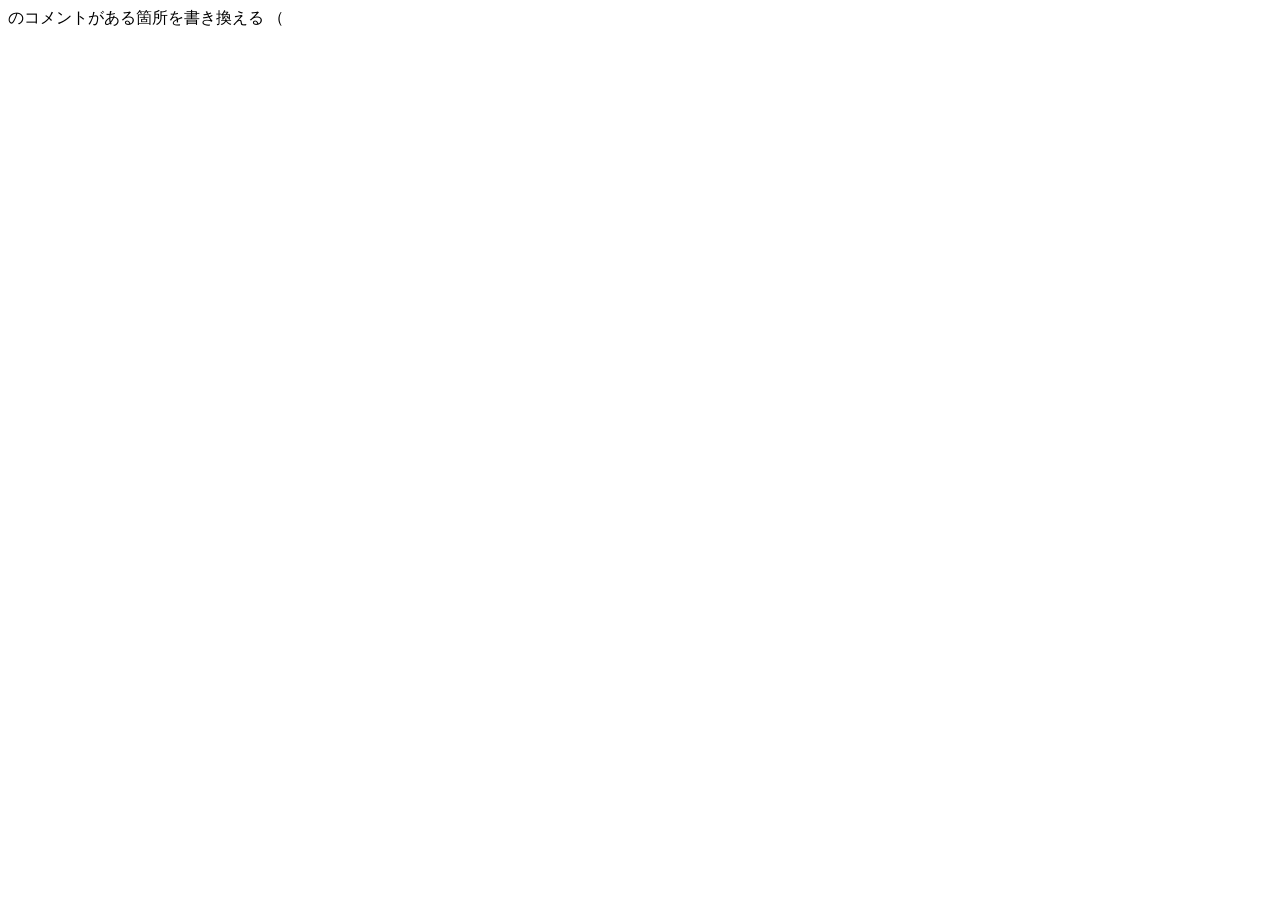
<file: report/_template.html>
<!DOCTYPE html>
<html lang="ja">

<head>
    <meta charset="UTF-8">
    <meta name="viewport" content="width=device-width, initial-scale=1.0">
    <!-- EDIT: イベント名（タブのタイトルやブックマーク、SNSシェア時に表示される） -->
    <title>イベント名を入れる | GDGoC KIT</title>

    <!-- EDIT: 検索結果やSNSシェア時に表示される説明文（120字程度が目安） -->
    <meta name="description" content="2026年4月21日に開催した「イベント名」のイベントレポートです。当日のセッション内容や参加者の様子をまとめています。">

    <!-- EDIT: 検索されたいキーワードをカンマ区切りで（例: イベント名、開催日、登壇者名など） -->
    <meta name="keywords" content="GDGoC KIT, GDG on Campus, 金沢工業大学, イベントレポート, イベント名を入れる">

    <!-- OGP: X（旧Twitter）やSlackなどでシェアされたときの表示。EDIT箇所は上のdescription/titleと揃えるとよい -->
    <meta property="og:type" content="article">
    <meta property="og:locale" content="ja_JP">
    <meta property="og:site_name" content="GDGoC KIT">
    <meta property="og:title" content="イベント名を入れる | GDGoC KIT">
    <meta property="og:description" content="2026年4月21日に開催した「イベント名」のイベントレポートです。当日のセッション内容や参加者の様子をまとめています。">
    <!-- EDIT: 公開後のURLと、アイキャッチ画像の絶対URLに差し替える -->
    <meta property="og:url" content="https://kit-gdgoc.github.io/report/20260421.html">
    <meta property="og:image" content="https://kit-gdgoc.github.io/assets/images/20260421/hero.jpg">

    <meta name="twitter:card" content="summary_large_image">
    <meta name="twitter:site" content="@kit_gdsc">

    <!--
  ============================================================
  GDGoC KIT イベントレポート テンプレート
  ============================================================
  使い方:
  1. このファイルを report/YYYYMMDD.html としてコピーする
     （YYYYMMDD はイベントの実施日）
  2. <!-- EDIT: ... --> のコメントがある箇所を書き換える
    （<title>・description・keywords・OGPタグも含む。検索結果やSNSシェア時の
        見え方に関わるので、コピー直後にまとめて書き換えておくとよい）
        3. セッションのブロックは <div class="session"> ごとコピーして増減させる
            （4色が自動で順番にまわるので、色は気にせず追加してOK）
            ・画像を入れる場合は <figure>
                <div class="img-placeholder">[画像]</div>...
            </figure> を
            見出しの下・本文の上に置く（実画像ができたらimg-placeholderを<img>に差し替える）
            ・connpassなどの紹介文をそのまま引用したい場合は <blockquote> と
                <p class="attribution">を使う（SESSION 02の例を参照）
                    ・ハンズオンなど内容が長いセッションは
                <h4> で小見出しを区切ると読みやすい
                    （HANDS-ONの例を参照）
                    4. 画像は assets/images/YYYYMMDD/ に置いて、相対パスで参照する
                    5. 「関連リンク」に、参加者・登壇者が書いたnote/ブログ/SNS投稿へのリンクを追加する
                    （無ければ <ul class="related-links"> の中身を空にしてセクションごと削除してもよい）
                        6. セクション（h2）を増減した場合は、ヒーロー直下の <nav class="toc"> の
                            リンクも合わせて増減する（href="#セクションのid" を一致させる）
                            7. 書き終えたら report/index.html にカードを追加する
                            8. 「本イベントについて」の運営欄に、イベントオーナー・運営メンバーの氏名を記載する
                            （人数が多い場合はイベントオーナーのみでもよい）

                            スタイルは共通CSS（assets/css/）を読み込んでいるので、
                            このファイル自体は編集しなくてもデザインが崩れない。
                            デザインを変えたいときは assets/css/base.css（全ページ共通）
                            または assets/css/report.css（レポートページ専用）を編集する。
                            ============================================================
                            -->

                            <link rel="preconnect" href="https://fonts.googleapis.com">
                            <link
                                href="https://fonts.googleapis.com/css2?family=Manrope:wght@500;700;800&family=Noto+Sans+JP:wght@400;500;700;900&family=Roboto+Mono:wght@400;500&display=swap"
                                rel="stylesheet">
                            <link rel="stylesheet" href="../assets/css/base.css">
                            <link rel="stylesheet" href="../assets/css/report.css">
</head>

<body>
    <div class="wrap">

        <!-- チャプターバー：GDGoC KIT のブランドロゴ画像（クリックでレポート一覧へ） -->
        <!-- EDIT: assets/images/branding/ に画像を配置したら、下のsrcを実際のファイル名に差し替える -->
        <div class="chapter-bar">
            <a class="logo-link" href="index.html" aria-label="レポート一覧へ戻る">
                <img class="logo" src="../assets/images/branding/logo.png" alt="GDGoC KIT">
            </a>
        </div>

        <header class="hero">
            <p class="eyebrow">EVENT REPORT</p>

            <!-- EDIT: イベント名 -->
            <h1>イベント名</h1>

            <!-- EDIT: 実施日・公開日・参加人数・執筆者名を書き換える -->
            <div class="sub-meta">
                <span>実施日: 2026年4月21日</span>
                <span>公開日: 2026年4月27日</span>
                <span>現地参加者数: 30名以上</span>
                <span>執筆: 氏名</span>
            </div>

            <!-- EDIT: アイキャッチ画像。無ければこのfigureごと削除してよい -->
            <figure>
                <img src="../assets/images/20260421/hero.jpg" alt="イベントの様子">
                <figcaption>キャプションを入れる ©GDGoC KIT</figcaption>
            </figure>
        </header>

        <!-- 目次：各セクションへのアンカーリンク。スクロールで現在地がハイライトされる -->
        <!-- EDIT: セクションを増減した場合はここのリンクも合わせて増減する -->
        <nav class="toc" aria-label="目次">
            <a href="#intro">はじめに</a>
            <a href="#sessions">セッション</a>
            <a href="#closing">おまけ</a>
            <a href="#related">関連リンク</a>
            <a href="#event-info">本イベントについて</a>
        </nav>

        <!-- ================= はじめに ================= -->
        <section id="intro">
            <h2>はじめに</h2>
            <!-- EDIT: イベント概要・対象者・参加人数・connpassリンクなど -->
            <p>
                2026年4月21日に開催されたイベント「イベント名」のレポートです。
                今回のイベントの対象や狙い、実施の背景などをここに書きます。
            </p>
            <p>
                イベント詳細: <a href="https://connpass.com/">connpassのイベントページ（外部リンク）</a>
            </p>
        </section>

        <!-- ================= セッション ================= -->
        <section id="sessions">
            <h2>セッション</h2>

            <div class="sessions">

                <!-- EDIT: セッションごとにこのdivをコピーして増やす（色は自動でまわる） -->
                <!-- 画像を入れる場合は、figureをこのように見出しの下・本文の上に置く -->
                <div class="session">
                    <p class="session-num">SESSION 01</p>
                    <h3>セッションタイトルを入れる</h3>
                    <p class="speaker">登壇者: 氏名（GDGoC KIT メンバー / 金沢工業大学 ○○学部 ○年）</p>
                    <!-- EDIT: 画像が無ければこのfigureごと削除してよい -->
                    <figure>
                        <div class="img-placeholder">[画像]</div>
                        <figcaption>キャプションを入れる</figcaption>
                    </figure>
                    <p>
                        セッションの内容をここに書きます。登壇資料へのリンクがあれば末尾の「登壇資料」欄にまとめて記載してください。
                    </p>
                </div>

                <!-- connpassなどの紹介文をそのまま引用したい場合は、blockquoteを使う -->
                <div class="session">
                    <p class="session-num">SESSION 02</p>
                    <h3>セッションタイトルを入れる</h3>
                    <p class="speaker">登壇者: 氏名（金沢工業大学 ○○学部 ○年）</p>
                    <p>
                        セッションの紹介文をここに書きます。
                    </p>
                    <blockquote>
                        <p>connpassなどに書かれた紹介文をそのまま引用する場合はここに入れる。</p>
                        <p class="attribution">connpass 内紹介ページより引用</p>
                    </blockquote>
                    <p>
                        セッションの内容をここに書きます。
                    </p>
                </div>

                <!-- ハンズオンなど内容が長いセッションは、h4で小見出しを区切ると読みやすい -->
                <div class="session">
                    <p class="session-num">HANDS-ON</p>
                    <h3>セッションタイトルを入れる</h3>
                    <p class="speaker">担当: 氏名（GDGoC KIT メンバー / 金沢工業大学 ○○学部 ○年）</p>
                    <p>
                        ハンズオン全体の概要をここに書きます。
                    </p>

                    <h4>小見出しを入れる</h4>
                    <p>
                        小見出しに対応する内容をここに書きます。手順を書く場合は改行（&lt;br&gt;）で箇条書き風にしてもよい。
                    </p>
                </div>

            </div>
        </section>

        <!-- ================= おまけ（任意） ================= -->
        <section id="closing">
            <h2>おまけ</h2>
            <div class="closing-quote">
                <p class="quote">"Done is better than perfect."</p>
                <p class="attribution">— Mark Zuckerberg</p>
            </div>
        </section>

        <!-- ================= 関連リンク ================= -->
        <section id="related">
            <h2>関連リンク</h2>
            <!-- EDIT: 参加者・登壇者が書いた個人のnote/ブログ/SNS投稿などをここに追加する -->
            <ul class="related-links">
                <li>
                    <a href="https://note.com/xxxxx/n/xxxxxxxxxxxx" target="_blank" rel="noopener">
                        <span class="rl-text">
                            <span class="rl-title">参加者によるレポートタイトルを入れる</span>
                            <span class="rl-source">note ・ 執筆者名</span>
                        </span>
                        <span class="rl-arrow">→</span>
                    </a>
                </li>
                <li>
                    <a href="https://x.com/xxxxx/status/xxxxxxxxxxxx" target="_blank" rel="noopener">
                        <span class="rl-text">
                            <span class="rl-title">当日の様子をまとめたポストなど</span>
                            <span class="rl-source">X（旧Twitter） ・ 投稿者名</span>
                        </span>
                        <span class="rl-arrow">→</span>
                    </a>
                </li>
            </ul>
        </section>

        <!-- ================= 本イベントについて ================= -->
        <footer class="event-info" id="event-info">
            <h2>本イベントについて</h2>
            <dl class="info-grid">
                <dt>主催団体</dt>
                <dd>GDGoC KIT / GDG on Campus Kanazawa Institute of Technology</dd>

                <dt>公式X</dt>
                <dd><a href="https://x.com/kit_gdsc">@kit_gdsc</a></dd>

                <dt>公式サイト</dt>
                <dd><a href="https://gdg.community.dev/gdg-on-campus-kanazawa-institute-of-technology-ishikawa-japan/">GDG
                        on Campus KIT（gdg.community.dev）</a></dd>

                <dt>イベント詳細</dt>
                <dd><a href="https://connpass.com/">connpassのイベントページ（外部リンク）</a></dd>

                <dt>会場</dt>
                <dd>会場名を入れる</dd>

                <!-- EDIT: イベントオーナー・運営メンバーの氏名を記載する。
           人数が多い場合はイベントオーナーのみでもよい（メンバーの行ごと削除してOK） -->
                <dt>運営</dt>
                <dd>
                    イベントオーナー: 氏名<br>
                    運営メンバー: 氏名・氏名・氏名
                </dd>

                <dt>登壇資料</dt>
                <dd>
                    <!-- EDIT: 登壇資料があれば列挙する -->
                    LT① <a href="#">Speaker Deck</a><br>
                    LT② <a href="#">Speaker Deck</a>
                </dd>
            </dl>

            <div class="tags">
                <!-- EDIT: ハッシュタグを追加・削除する -->
                <a href="https://x.com/hashtag/gdgoc" target="_blank" rel="noopener">#gdgoc</a>
                <a href="https://x.com/hashtag/gdgockit" target="_blank" rel="noopener">#gdgoc-kit</a>
                <a href="https://x.com/hashtag/%E9%87%91%E6%B2%A2%E5%B7%A5%E6%A5%AD%E5%A4%A7%E5%AD%A6" target="_blank"
                    rel="noopener">#金沢工業大学</a>
                <a href="https://x.com/hashtag/KIT" target="_blank" rel="noopener">#KIT</a>
                <a href="https://x.com/hashtag/%E3%82%A4%E3%83%99%E3%83%B3%E3%83%88%E3%83%AC%E3%83%9D%E3%83%BC%E3%83%88"
                    target="_blank" rel="noopener">#イベントレポート</a>
        </footer>

    </div>

    <script src="../assets/js/report.js"></script>
</body>

</html>
</file>
<file: assets/css/base.css>
/* ============================================================
   GDGoC KIT サイト共通ベーススタイル
   ============================================================
   全ページで読み込む共通の土台（変数・リセット・チャプターバーなど）。
   ページ固有のスタイル（個別レポート／一覧ページなど）は
   それぞれ report.css / report-list.css のような別ファイルに書く。
   ============================================================ */

:root {
    /* GDGoC KIT の実サイト(theme-color)に合わせた Google 公式カラー */
    --g-blue: #4285f4;
    --g-red: #ea4335;
    --g-yellow: #fbbc05;
    --g-green: #34a853;

    --bg: #f8f9fa;
    /* Googleのマテリアル系サーフェス色 */
    --card: #ffffff;
    --ink: #202124;
    /* Google の標準テキストグレー */
    --ink-soft: #5f6368;
    --rule: #e8eaed;

    --font-display: "Manrope", "Noto Sans JP", sans-serif;
    /* 数字・欧文の見出し */
    --font-jp: "Noto Sans JP", sans-serif;
    /* 日本語本文・見出し */
    --font-mono: "Roboto Mono", monospace;

    --radius: 16px;

    /* ページごとの本文幅。各ページのCSSで上書きしてよい */
    --measure: 720px;
}

* {
    box-sizing: border-box;
}

body {
    margin: 0;
    background: var(--bg);
    color: var(--ink);
    font-family: var(--font-jp);
    line-height: 1.85;
    -webkit-font-smoothing: antialiased;
}

a {
    color: var(--g-blue);
    text-decoration-thickness: 1px;
    text-underline-offset: 2px;
}

a:hover {
    color: #1a56c4;
}

img {
    max-width: 100%;
    display: block;
    border-radius: 12px;
}

.wrap {
    max-width: var(--measure);
    margin: 0 auto;
    padding: 48px 24px 96px;
}

/* ---------- 上部バー：チャプター名（gdg.community.devのヘッダー相当） ---------- */
.chapter-bar {
    display: flex;
    align-items: center;
    gap: 10px;
    margin-bottom: 40px;
}

/* GDGの実際のシンボルである「4色ドット」を再現 */
.gdg-dots {
    position: relative;
    width: 22px;
    height: 22px;
    flex: none;
}

.gdg-dots span {
    position: absolute;
    width: 10px;
    height: 10px;
    border-radius: 50%;
}

.gdg-dots span:nth-child(1) {
    background: var(--g-blue);
    top: 0;
    left: 6px;
}

.gdg-dots span:nth-child(2) {
    background: var(--g-red);
    top: 6px;
    left: 12px;
}

.gdg-dots span:nth-child(3) {
    background: var(--g-yellow);
    top: 12px;
    left: 6px;
}

.gdg-dots span:nth-child(4) {
    background: var(--g-green);
    top: 6px;
    left: 0;
}

.chapter-bar .name {
    font-family: var(--font-display);
    font-weight: 800;
    font-size: 15px;
    letter-spacing: 0.01em;
}

.chapter-bar .name b {
    color: var(--g-blue);
}

/* ブランドガイドに沿ったチャプターロゴ画像（<> GDGoC KIT） */
.chapter-bar .logo {
    height: 28px;
    width: auto;
    display: block;
    border-radius: 0;
    /* ロゴ画像には角丸を付けない */
}

/* ロゴをリンクにした場合、下線や余分な行間が出ないようにする */
.chapter-bar .logo-link {
    display: inline-flex;
    line-height: 0;
    text-decoration: none;
}

.chapter-bar .back {
    margin-left: auto;
    font-family: var(--font-mono);
    font-size: 12px;
    color: var(--ink-soft);
    text-decoration: none;
}

.chapter-bar .back:hover {
    color: var(--g-blue);
}

/* トップページなど、複数ページへのリンクをまとめて出したいときのナビ */
.chapter-bar .site-nav {
    margin-left: auto;
    display: flex;
    align-items: center;
    gap: 20px;
}

.chapter-bar .site-nav a {
    font-family: var(--font-mono);
    font-size: 13px;
    color: var(--ink-soft);
    text-decoration: none;
}

.chapter-bar .site-nav a:hover {
    color: var(--g-blue);
}

/* ---------- ページ見出し共通（eyebrow + h1） ---------- */
.eyebrow {
    font-family: var(--font-mono);
    font-size: 12px;
    font-weight: 500;
    letter-spacing: 0.06em;
    text-transform: uppercase;
    color: var(--g-blue);
    margin-bottom: 14px;
}

h1 {
    font-family: var(--font-jp);
    font-weight: 900;
    font-size: clamp(24px, 3.6vw, 32px);
    line-height: 1.5;
    margin: 0 0 20px;
    letter-spacing: 0.01em;
}

@media (max-width: 480px) {
    .wrap {
        padding: 32px 16px 72px;
    }
}
</file>
<file: assets/css/report-list.css>
/* ============================================================
   レポート一覧ページ（report/index.html）専用スタイル
   ============================================================
   base.css を先に読み込んだ上で使用する。
   ============================================================ */

:root {
    --measure: 860px;
}

header.page-head {
    margin-bottom: 48px;
}

header.page-head p {
    color: var(--ink-soft);
    margin: 0;
    font-size: 15px;
}

/* ---------- 年クイックナビ ---------- */
.year-nav {
    position: sticky;
    top: 16px;
    z-index: 10;
    display: flex;
    gap: 6px;
    overflow-x: auto;
    background: rgba(255, 255, 255, .9);
    backdrop-filter: blur(6px);
    border-radius: 100px;
    padding: 6px;
    margin-bottom: 40px;
    box-shadow: 0 1px 2px rgba(60, 64, 67, .08), 0 1px 6px rgba(60, 64, 67, .06);
    scrollbar-width: none;
}

.year-nav::-webkit-scrollbar {
    display: none;
}

.year-nav a {
    flex: none;
    font-family: var(--font-mono);
    font-size: 12px;
    font-weight: 500;
    color: var(--ink-soft);
    text-decoration: none;
    padding: 8px 16px;
    border-radius: 100px;
    white-space: nowrap;
    transition: background .15s, color .15s;
}

.year-nav a:hover {
    background: var(--bg);
    color: var(--ink);
}

.year-nav a.active {
    background: var(--g-blue);
    color: #fff;
}

/* ---------- 年グループ見出し ---------- */
.year-group {
    scroll-margin-top: 72px;
    /* .year-nav の高さ分の余白（クリックで着地したとき隠れないように） */
    margin-bottom: 48px;
}

.year-group h2 {
    font-family: var(--font-display);
    font-weight: 800;
    font-size: 20px;
    margin: 0 0 20px;
    display: flex;
    align-items: baseline;
    gap: 8px;
}

.year-group h2 .count {
    font-family: var(--font-mono);
    font-weight: 400;
    font-size: 13px;
    color: var(--ink-soft);
}

.report-list {
    list-style: none;
    margin: 0;
    padding: 0;
    display: flex;
    flex-direction: column;
    gap: 16px;
}

.report-card {
    position: relative;
    overflow: hidden;
    background: var(--card);
    border-radius: var(--radius);
    box-shadow: 0 1px 2px rgba(60, 64, 67, .08), 0 1px 6px rgba(60, 64, 67, .06);
    transition: box-shadow .15s, transform .15s;
}

.report-card:hover {
    box-shadow: 0 2px 4px rgba(60, 64, 67, .1), 0 4px 12px rgba(60, 64, 67, .08);
    transform: translateY(-2px);
}

.report-card::before {
    content: "";
    position: absolute;
    top: 0;
    left: 0;
    width: 100%;
    height: 4px;
}

.report-list li:nth-child(4n+1) .report-card::before {
    background: var(--g-blue);
}

.report-list li:nth-child(4n+2) .report-card::before {
    background: var(--g-red);
}

.report-list li:nth-child(4n+3) .report-card::before {
    background: var(--g-yellow);
}

.report-list li:nth-child(4n+4) .report-card::before {
    background: var(--g-green);
}

.report-card a {
    display: block;
    padding: 28px 28px 24px;
    text-decoration: none;
    color: inherit;
}

.report-card .date {
    display: inline-block;
    font-family: var(--font-mono);
    font-size: 12px;
    color: var(--ink-soft);
    background: var(--bg);
    border-radius: 100px;
    padding: 4px 12px;
    margin-bottom: 14px;
}

.report-card h2 {
    font-family: var(--font-jp);
    font-weight: 700;
    font-size: 19px;
    margin: 0 0 8px;
}

.report-card p.excerpt {
    color: var(--ink-soft);
    font-size: 14px;
    margin: 0 0 14px;
}

.report-card .read-more {
    display: inline-flex;
    align-items: center;
    gap: 4px;
    font-family: var(--font-mono);
    font-size: 12px;
    color: var(--g-blue);
    font-weight: 500;
}

.report-list-empty {
    color: var(--ink-soft);
    font-size: 14px;
    text-align: center;
    padding: 40px 0;
}

@media (max-width: 480px) {
    .year-nav {
        top: 8px;
    }

    .report-card a {
        padding: 22px 20px 20px;
    }
}
</file>
<file: assets/css/event-list.css>
/* ============================================================
   イベント情報ページ（event/index.html）専用スタイル
   ============================================================
   base.css を先に読み込んだ上で使用する。
   ============================================================ */

:root {
    --measure: 860px;
}

header.page-head {
    margin-bottom: 48px;
}

header.page-head p {
    color: var(--ink-soft);
    margin: 0;
    font-size: 15px;
}

/* ---------- セクション見出し（予定/終了） ---------- */
.event-section {
    margin: 0 0 56px;
}

.event-section h2 {
    font-family: var(--font-jp);
    font-size: 20px;
    font-weight: 700;
    display: flex;
    align-items: center;
    gap: 10px;
    margin-bottom: 24px;
}

.event-section h2::before {
    content: "";
    width: 8px;
    height: 8px;
    border-radius: 50%;
    background: var(--g-blue);
    flex: none;
}

.event-section.is-ended h2::before {
    background: var(--ink-soft);
}

/* ---------- イベントカード一覧 ---------- */
.event-list {
    list-style: none;
    margin: 0;
    padding: 0;
    display: flex;
    flex-direction: column;
    gap: 16px;
}

.event-card {
    position: relative;
    overflow: hidden;
    background: var(--card);
    border-radius: var(--radius);
    box-shadow: 0 1px 2px rgba(60, 64, 67, .08), 0 1px 6px rgba(60, 64, 67, .06);
    transition: box-shadow .15s, transform .15s;
}

.event-card:hover {
    box-shadow: 0 2px 4px rgba(60, 64, 67, .1), 0 4px 12px rgba(60, 64, 67, .08);
    transform: translateY(-2px);
}

.event-card::before {
    content: "";
    position: absolute;
    top: 0;
    left: 0;
    width: 100%;
    height: 4px;
}

.event-list li:nth-child(4n+1) .event-card::before {
    background: var(--g-blue);
}

.event-list li:nth-child(4n+2) .event-card::before {
    background: var(--g-red);
}

.event-list li:nth-child(4n+3) .event-card::before {
    background: var(--g-yellow);
}

.event-list li:nth-child(4n+4) .event-card::before {
    background: var(--g-green);
}

/* 終了したイベントは彩度を落として区別する */
.event-card.is-ended {
    opacity: 0.75;
}

.event-card.is-ended::before {
    background: var(--ink-soft) !important;
}

.event-card a {
    display: block;
    padding: 28px 28px 24px;
    text-decoration: none;
    color: inherit;
}

.event-card .date {
    display: inline-block;
    font-family: var(--font-mono);
    font-size: 12px;
    color: var(--ink-soft);
    background: var(--bg);
    border-radius: 100px;
    padding: 4px 12px;
    margin-bottom: 14px;
    margin-right: 6px;
}

.event-card .status-badge {
    display: inline-block;
    font-family: var(--font-mono);
    font-size: 12px;
    color: var(--g-yellow);
    background: #fef7e0;
    border-radius: 100px;
    padding: 4px 12px;
    margin-bottom: 14px;
}

.event-card h2 {
    font-family: var(--font-jp);
    font-weight: 700;
    font-size: 19px;
    margin: 0 0 8px;
}

.event-card p.venue {
    color: var(--ink-soft);
    font-size: 13px;
    margin: 0 0 8px;
}

.event-card p.excerpt {
    color: var(--ink-soft);
    font-size: 14px;
    margin: 0 0 14px;
}

.event-card .read-more {
    display: inline-flex;
    align-items: center;
    gap: 4px;
    font-family: var(--font-mono);
    font-size: 12px;
    color: var(--g-blue);
    font-weight: 500;
}

.event-list-empty {
    color: var(--ink-soft);
    font-size: 14px;
    text-align: center;
    padding: 24px 0;
    background: var(--card);
    border-radius: var(--radius);
}

@media (max-width: 480px) {
    .wrap {
        padding: 32px 16px 72px;
    }

    .event-card a {
        padding: 22px 20px 20px;
    }
}
</file>
<file: assets/css/top.css>
/* ============================================================
   トップページ（index.html）専用スタイル
   ============================================================
   base.css / report-list.css / event-list.css を先に読み込んだ
   上で使用する（レポート・イベントのカードはそれぞれのスタイルを
   再利用している）。
   ============================================================ */

:root {
    --measure: 860px;
}

/* ---------- ヒーロー ---------- */
header.hero {
    background: var(--card);
    border-radius: var(--radius);
    padding: 56px 40px;
    margin-bottom: 64px;
    text-align: center;
    box-shadow: 0 1px 2px rgba(60, 64, 67, .08), 0 1px 6px rgba(60, 64, 67, .06);
}

header.hero h1 {
    font-size: clamp(26px, 4.2vw, 36px);
    margin: 0 0 16px;
}

header.hero p.lead {
    color: var(--ink-soft);
    font-size: 16px;
    max-width: 520px;
    margin: 0 auto 32px;
}

.hero-cta {
    display: flex;
    justify-content: center;
    flex-wrap: wrap;
    gap: 12px;
}

.hero-cta a {
    font-family: var(--font-mono);
    font-size: 13px;
    font-weight: 500;
    text-decoration: none;
    padding: 12px 24px;
    border-radius: 100px;
}

.hero-cta a.primary {
    background: var(--g-blue);
    color: #fff;
}

.hero-cta a.primary:hover {
    background: #1a56c4;
}

.hero-cta a.secondary {
    background: var(--bg);
    color: var(--ink);
}

.hero-cta a.secondary:hover {
    background: #eef0f2;
}

/* ---------- セクション共通 ---------- */
.top-section {
    margin: 64px 0;
}

.top-section .section-head {
    display: flex;
    align-items: baseline;
    justify-content: space-between;
    margin-bottom: 24px;
}

.top-section .section-head h2 {
    font-family: var(--font-jp);
    font-size: 20px;
    font-weight: 700;
    display: flex;
    align-items: center;
    gap: 10px;
    margin: 0;
}

.top-section .section-head h2::before {
    content: "";
    width: 8px;
    height: 8px;
    border-radius: 50%;
    background: var(--g-blue);
    flex: none;
}

.top-section:nth-of-type(4n+2) .section-head h2::before {
    background: var(--g-red);
}

.top-section:nth-of-type(4n+3) .section-head h2::before {
    background: var(--g-yellow);
}

.top-section:nth-of-type(4n+4) .section-head h2::before {
    background: var(--g-green);
}

.top-section .section-head a.more {
    font-family: var(--font-mono);
    font-size: 12px;
    color: var(--g-blue);
    text-decoration: none;
    white-space: nowrap;
}

.top-list-empty {
    color: var(--ink-soft);
    font-size: 14px;
    text-align: center;
    padding: 24px 0;
    background: var(--card);
    border-radius: var(--radius);
}

/* ---------- FAQ ---------- */
.faq-list {
    display: flex;
    flex-direction: column;
    gap: 10px;
}

.faq-item {
    background: var(--card);
    border-radius: 12px;
    box-shadow: 0 1px 2px rgba(60, 64, 67, .08), 0 1px 6px rgba(60, 64, 67, .06);
    overflow: hidden;
}

.faq-item summary {
    cursor: pointer;
    list-style: none;
    padding: 18px 24px;
    font-weight: 700;
    font-size: 15px;
    display: flex;
    align-items: center;
    justify-content: space-between;
    gap: 16px;
}

.faq-item summary::-webkit-details-marker {
    display: none;
}

.faq-item summary::after {
    content: "+";
    font-family: var(--font-mono);
    font-size: 18px;
    color: var(--g-blue);
    flex: none;
    transition: transform .15s;
}

.faq-item[open] summary::after {
    transform: rotate(45deg);
}

.faq-item p {
    margin: 0;
    padding: 0 24px 20px;
    color: var(--ink-soft);
    font-size: 14px;
    line-height: 1.85;
}

/* ---------- 公式リンク／申し込み ---------- */
.link-grid {
    display: grid;
    grid-template-columns: repeat(auto-fit, minmax(220px, 1fr));
    gap: 12px;
}

.link-grid a {
    display: flex;
    align-items: center;
    justify-content: space-between;
    gap: 12px;
    background: var(--card);
    border-radius: 12px;
    padding: 18px 22px;
    text-decoration: none;
    box-shadow: 0 1px 2px rgba(60, 64, 67, .08), 0 1px 6px rgba(60, 64, 67, .06);
    transition: box-shadow .15s, transform .15s;
}

.link-grid a:hover {
    box-shadow: 0 2px 4px rgba(60, 64, 67, .1), 0 4px 10px rgba(60, 64, 67, .08);
    transform: translateY(-1px);
}

.link-grid .ll-label {
    font-weight: 700;
    color: var(--ink);
    font-size: 14px;
}

.link-grid .ll-arrow {
    color: var(--g-blue);
}

@media (max-width: 480px) {
    header.hero {
        padding: 40px 24px;
    }

    .top-section .section-head {
        flex-direction: column;
        align-items: flex-start;
        gap: 8px;
    }
}
</file>
<file: assets/css/about.css>
/* ============================================================
   About ページ（about/index.html）専用スタイル
   ============================================================
   base.css を先に読み込んだ上で使用する。
   ============================================================ */

:root {
    --measure: 720px;
}

header.hero {
    background: var(--card);
    border-radius: var(--radius);
    padding: 40px 36px;
    margin-bottom: 40px;
    box-shadow: 0 1px 2px rgba(60, 64, 67, .08), 0 1px 6px rgba(60, 64, 67, .06);
}

header.hero p.lead {
    color: var(--ink-soft);
    font-size: 15px;
    margin: 16px 0 0;
}

section {
    margin: 56px 0;
}

section>h2 {
    font-family: var(--font-jp);
    font-size: 20px;
    font-weight: 700;
    display: flex;
    align-items: center;
    gap: 10px;
    margin-bottom: 24px;
}

section>h2::before {
    content: "";
    width: 8px;
    height: 8px;
    border-radius: 50%;
    background: var(--g-blue);
    flex: none;
}

section:nth-of-type(4n+1)>h2::before {
    background: var(--g-blue);
}

section:nth-of-type(4n+2)>h2::before {
    background: var(--g-red);
}

section:nth-of-type(4n+3)>h2::before {
    background: var(--g-yellow);
}

section:nth-of-type(4n+4)>h2::before {
    background: var(--g-green);
}

section>h3 {
    font-family: var(--font-jp);
    font-weight: 700;
    font-size: 17px;
    margin: 28px 0 8px;
}

section p {
    margin: 0 0 1.2em;
}

/* ---------- 公式リンクカード ---------- */
.info-links {
    list-style: none;
    margin: 0;
    padding: 0;
    display: flex;
    flex-direction: column;
    gap: 10px;
}

.info-links a {
    display: flex;
    align-items: center;
    justify-content: space-between;
    gap: 16px;
    background: var(--card);
    border-radius: 12px;
    padding: 16px 20px;
    text-decoration: none;
    box-shadow: 0 1px 2px rgba(60, 64, 67, .08), 0 1px 6px rgba(60, 64, 67, .06);
    transition: box-shadow .15s, transform .15s;
}

.info-links a:hover {
    box-shadow: 0 2px 4px rgba(60, 64, 67, .1), 0 4px 10px rgba(60, 64, 67, .08);
    transform: translateY(-1px);
}

.info-links .il-label {
    font-weight: 700;
    color: var(--ink);
    font-size: 15px;
}

.info-links .il-arrow {
    color: var(--g-blue);
    font-size: 16px;
}

@media (max-width: 480px) {
    header.hero {
        padding: 28px 22px;
    }
}
</file>
<file: assets/css/report.css>
/* ============================================================
   個別イベントレポートページ専用スタイル
   ============================================================
   base.css を先に読み込んだ上で使用する。
   report/_template.html をコピーして作る各レポートページから読み込む。
   ============================================================ */

:root {
    --measure: 720px;
}

/* ---------- ヒーロー ---------- */
header.hero {
    background: var(--card);
    border-radius: var(--radius);
    padding: 40px 36px;
    margin-bottom: 40px;
    box-shadow: 0 1px 2px rgba(60, 64, 67, .08), 0 1px 6px rgba(60, 64, 67, .06);
}

.sub-meta {
    display: flex;
    flex-wrap: wrap;
    gap: 8px 10px;
}

.sub-meta span {
    font-family: var(--font-mono);
    font-size: 12px;
    color: var(--ink-soft);
    background: var(--bg);
    border-radius: 100px;
    padding: 5px 12px;
}

figure {
    margin: 32px 0 0;
}

figcaption {
    font-family: var(--font-mono);
    font-size: 12px;
    color: var(--ink-soft);
    margin-top: 8px;
}

/* 画像未挿入時のプレースホルダー（[画像] と表示するだけの箱） */
.img-placeholder {
    display: flex;
    align-items: center;
    justify-content: center;
    min-height: 180px;
    background: var(--bg);
    border: 1px dashed var(--rule);
    border-radius: 12px;
    color: var(--ink-soft);
    font-family: var(--font-mono);
    font-size: 13px;
}

/* ---------- 目次（TOC） ---------- */
.toc {
    position: sticky;
    top: 16px;
    z-index: 10;
    display: flex;
    gap: 6px;
    overflow-x: auto;
    background: rgba(255, 255, 255, .9);
    backdrop-filter: blur(6px);
    border-radius: 100px;
    padding: 6px;
    margin-bottom: 40px;
    box-shadow: 0 1px 2px rgba(60, 64, 67, .08), 0 1px 6px rgba(60, 64, 67, .06);
    scrollbar-width: none;
}

.toc::-webkit-scrollbar {
    display: none;
}

.toc a {
    flex: none;
    font-family: var(--font-mono);
    font-size: 12px;
    font-weight: 500;
    color: var(--ink-soft);
    text-decoration: none;
    padding: 8px 16px;
    border-radius: 100px;
    white-space: nowrap;
    transition: background .15s, color .15s;
}

.toc a:hover {
    background: var(--bg);
    color: var(--ink);
}

.toc a.active {
    background: var(--g-blue);
    color: #fff;
}

/* ---------- セクション共通 ---------- */

/* 目次(TOC)がsticky表示のため、アンカー移動時に見出しが隠れないよう余白を確保 */
section[id],
footer[id] {
    scroll-margin-top: 88px;
}

section {
    margin: 56px 0;
}

section>h2 {
    font-family: var(--font-jp);
    font-size: 20px;
    font-weight: 700;
    display: flex;
    align-items: center;
    gap: 10px;
    margin-bottom: 24px;
}

section>h2::before {
    content: "";
    width: 8px;
    height: 8px;
    border-radius: 50%;
    background: var(--g-blue);
    flex: none;
}

/* セクションごとに見出しの丸を4色でまわす */
section:nth-of-type(4n+1)>h2::before {
    background: var(--g-blue);
}

section:nth-of-type(4n+2)>h2::before {
    background: var(--g-red);
}

section:nth-of-type(4n+3)>h2::before {
    background: var(--g-yellow);
}

section:nth-of-type(4n+4)>h2::before {
    background: var(--g-green);
}

section>h3 {
    font-family: var(--font-jp);
    font-weight: 700;
    font-size: 18px;
    margin: 32px 0 8px;
}

section>h4 {
    font-family: var(--font-jp);
    font-weight: 700;
    font-size: 15px;
    margin: 20px 0 8px;
    color: var(--ink-soft);
}

section p {
    margin: 0 0 1.2em;
}

blockquote {
    margin: 24px 0;
    padding: 14px 20px;
    background: var(--card);
    border-radius: 12px;
    color: var(--ink-soft);
    font-size: 15px;
}

blockquote p.attribution {
    font-family: var(--font-mono);
    font-size: 12px;
    color: var(--ink-soft);
    margin: 8px 0 0;
    text-align: right;
}

.session h4 {
    font-family: var(--font-jp);
    font-weight: 700;
    font-size: 15px;
    margin: 24px 0 8px;
}

/* ---------- セッションカード（4色ローテーション） ---------- */
.sessions {
    display: flex;
    flex-direction: column;
    gap: 16px;
}

.session {
    background: var(--card);
    border-radius: var(--radius);
    padding: 24px 28px;
    box-shadow: 0 1px 2px rgba(60, 64, 67, .08), 0 1px 6px rgba(60, 64, 67, .06);
    position: relative;
    overflow: hidden;
}

.session::before {
    content: "";
    position: absolute;
    top: 0;
    left: 0;
    width: 100%;
    height: 4px;
}

.session:nth-of-type(4n+1)::before {
    background: var(--g-blue);
}

.session:nth-of-type(4n+2)::before {
    background: var(--g-red);
}

.session:nth-of-type(4n+3)::before {
    background: var(--g-yellow);
}

.session:nth-of-type(4n+4)::before {
    background: var(--g-green);
}

.session .session-num {
    display: inline-flex;
    align-items: center;
    justify-content: center;
    font-family: var(--font-mono);
    font-size: 11px;
    font-weight: 500;
    color: var(--ink-soft);
    background: var(--bg);
    border-radius: 100px;
    padding: 4px 10px;
    margin-bottom: 12px;
}

.session h3 {
    font-family: var(--font-jp);
    font-weight: 700;
    font-size: 17px;
    margin: 0 0 4px;
}

.session .speaker {
    font-size: 13px;
    color: var(--ink-soft);
    margin-bottom: 14px;
}

/* ---------- おまけ／引用まとめ ---------- */
.closing-quote {
    text-align: center;
    padding: 40px 24px;
    background: var(--card);
    border-radius: var(--radius);
    box-shadow: 0 1px 2px rgba(60, 64, 67, .08), 0 1px 6px rgba(60, 64, 67, .06);
}

.closing-quote p.quote {
    font-family: var(--font-jp);
    font-weight: 700;
    font-size: 18px;
    line-height: 1.9;
    margin-bottom: 12px;
}

.closing-quote p.attribution {
    font-family: var(--font-mono);
    font-size: 12px;
    color: var(--ink-soft);
}

/* ---------- 関連リンク ---------- */
.related-links {
    list-style: none;
    margin: 0;
    padding: 0;
    display: flex;
    flex-direction: column;
    gap: 10px;
}

.related-links a {
    display: flex;
    align-items: center;
    justify-content: space-between;
    gap: 16px;
    background: var(--card);
    border-radius: 12px;
    padding: 16px 20px;
    text-decoration: none;
    box-shadow: 0 1px 2px rgba(60, 64, 67, .08), 0 1px 6px rgba(60, 64, 67, .06);
    transition: box-shadow .15s, transform .15s;
}

.related-links a:hover {
    box-shadow: 0 2px 4px rgba(60, 64, 67, .1), 0 4px 10px rgba(60, 64, 67, .08);
    transform: translateY(-1px);
}

.related-links .rl-text {
    min-width: 0;
}

.related-links .rl-title {
    display: block;
    font-weight: 700;
    color: var(--ink);
    font-size: 15px;
    margin-bottom: 4px;
}

.related-links .rl-source {
    display: block;
    font-family: var(--font-mono);
    font-size: 12px;
    color: var(--ink-soft);
}

.related-links .rl-arrow {
    flex: none;
    color: var(--g-blue);
    font-size: 16px;
}

/* ---------- フッター：本イベントについて ---------- */
footer.event-info {
    margin-top: 72px;
    background: var(--card);
    border-radius: var(--radius);
    padding: 32px 36px;
    font-size: 14px;
    color: var(--ink-soft);
}

footer.event-info h2 {
    font-family: var(--font-jp);
    font-size: 18px;
    font-weight: 700;
    color: var(--ink);
    margin: 0 0 20px;
}

.info-grid {
    display: grid;
    grid-template-columns: 140px 1fr;
    row-gap: 14px;
    column-gap: 16px;
}

.info-grid dt {
    font-family: var(--font-mono);
    font-size: 12px;
    color: var(--ink-soft);
    padding-top: 2px;
}

.info-grid dd {
    margin: 0;
}

.tags {
    margin-top: 28px;
    display: flex;
    flex-wrap: wrap;
    gap: 8px;
}

.tags a {
    font-family: var(--font-mono);
    font-size: 12px;
    color: var(--g-blue);
    background: #e8f0fe;
    /* Googleブルーの薄色チップ */
    border-radius: 100px;
    padding: 6px 14px;
    text-decoration: none;
}

.tags a:hover {
    background: #d2e3fc;
}

@media (max-width: 480px) {
    .toc {
        top: 8px;
    }

    header.hero {
        padding: 28px 22px;
    }

    footer.event-info {
        padding: 24px 22px;
    }

    .info-grid {
        grid-template-columns: 1fr;
        row-gap: 4px;
    }

    .info-grid dt {
        padding-top: 12px;
    }
}
</file>
